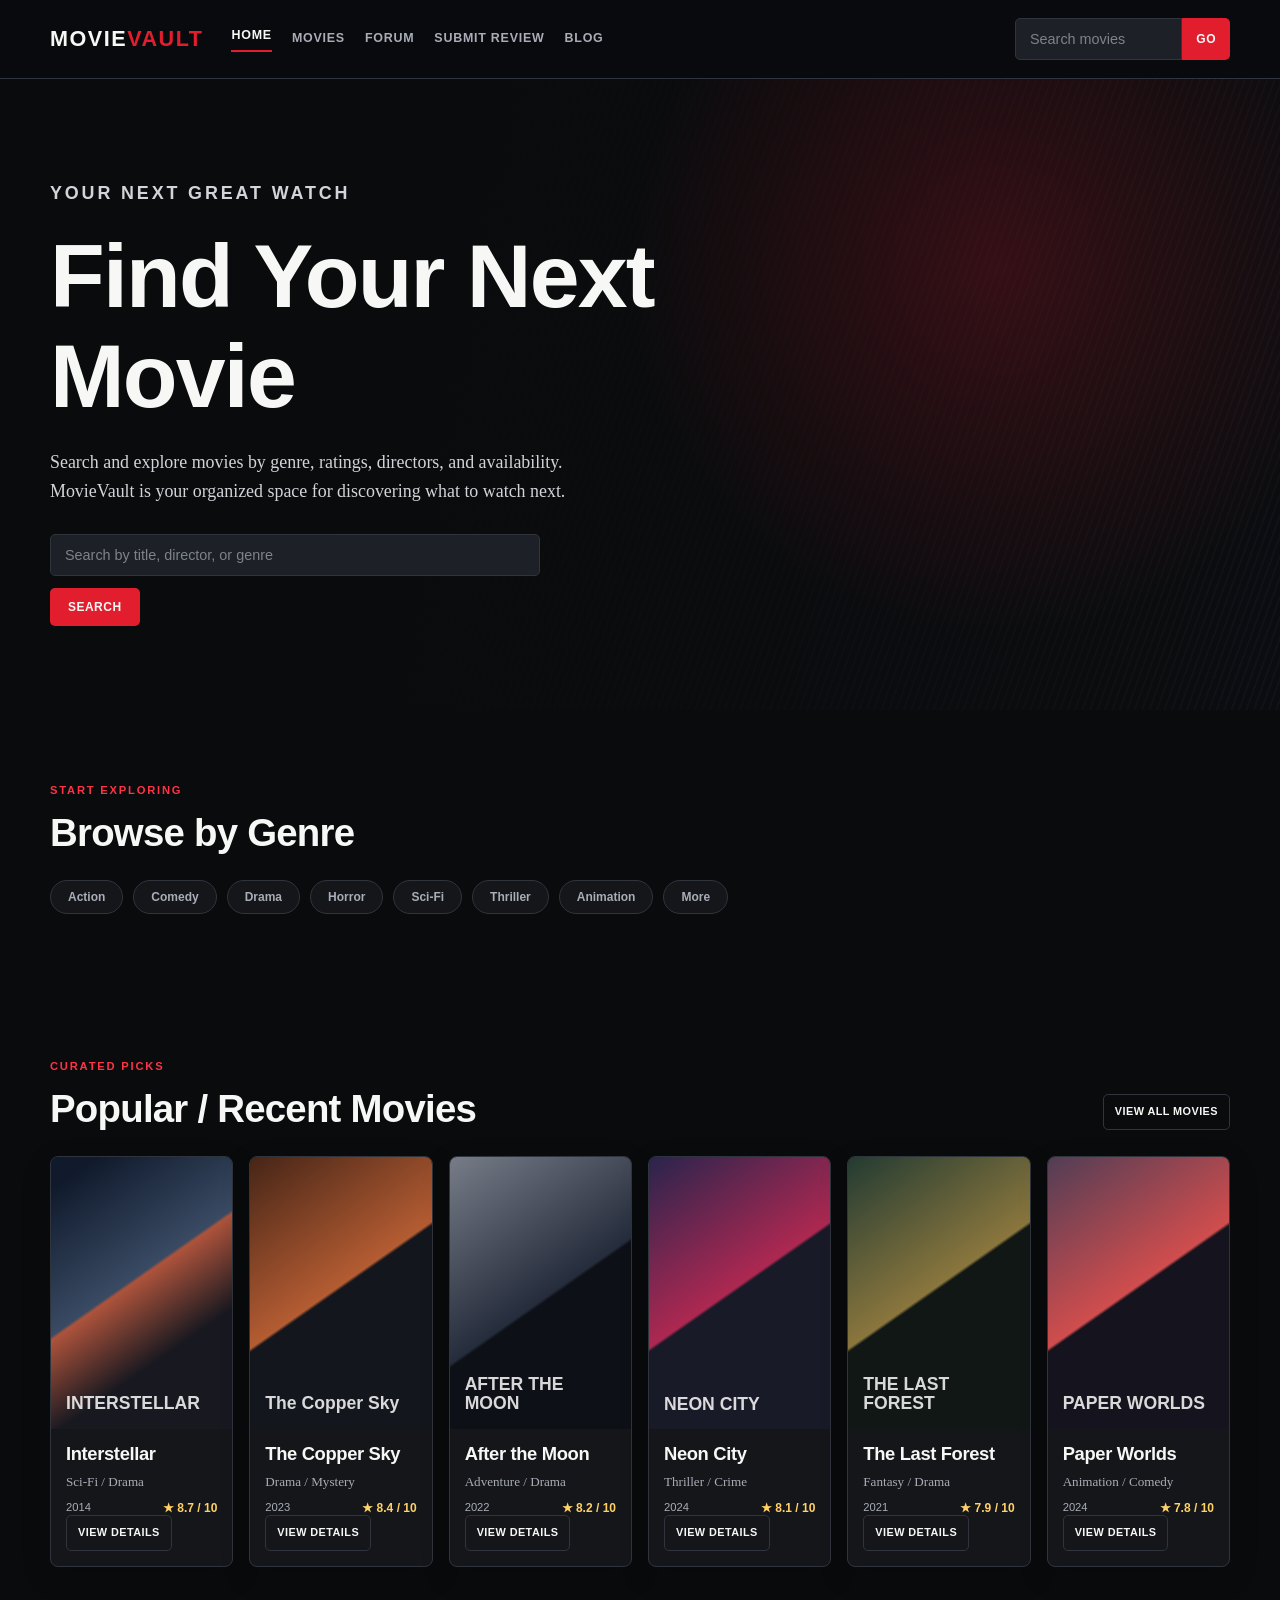
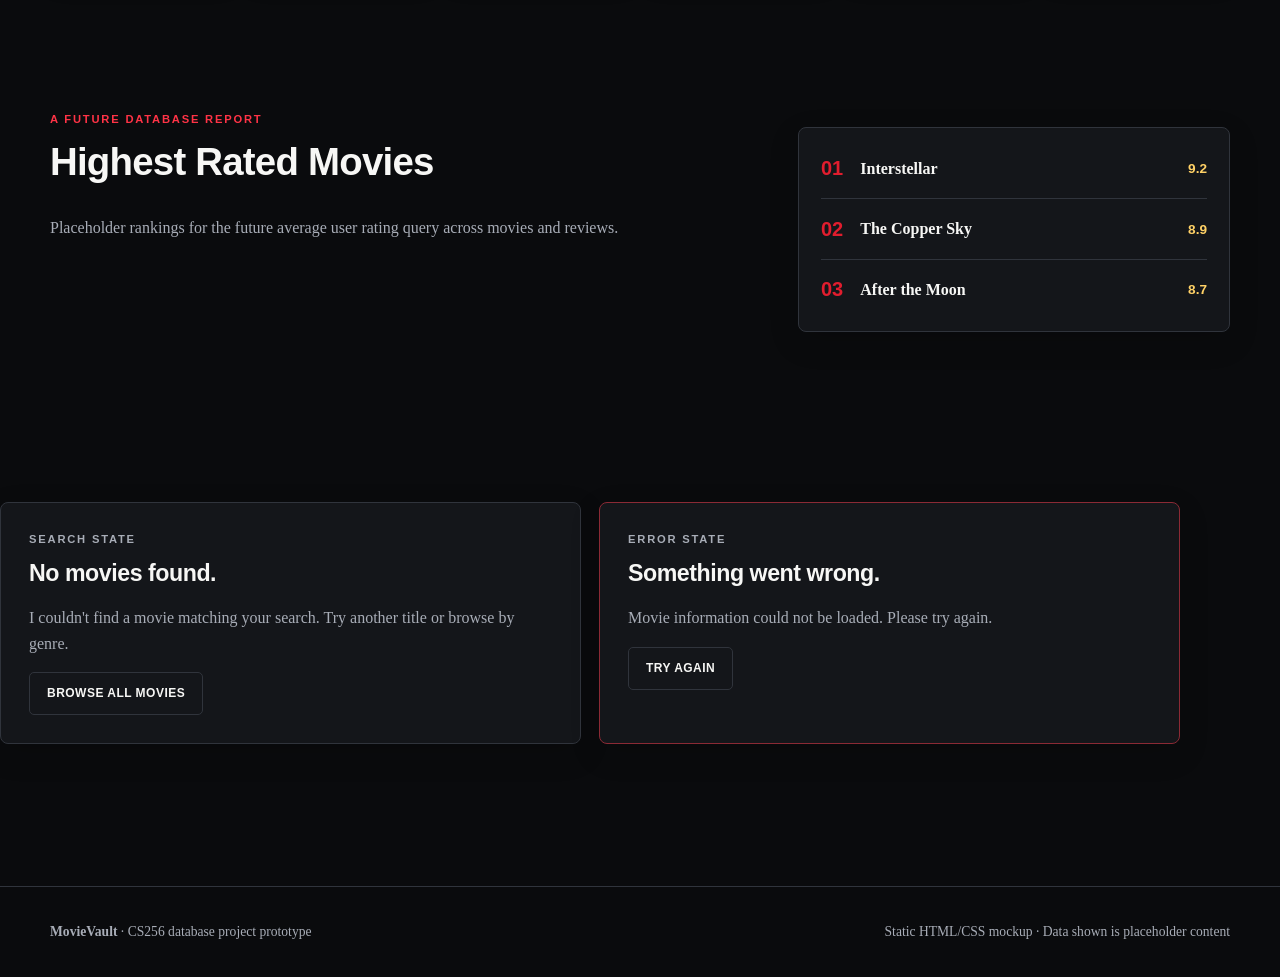
<file: index.html>
<!doctype html>
<html lang="en">
<head>
  <meta charset="utf-8">
  <meta name="viewport" content="width=device-width, initial-scale=1">
  <title>MovieVault | Find Your Next Movie</title>
  <link rel="stylesheet" href="css/styles.css">
</head>
<body>
  <!-- Header and main navigation -->
  <header class="site-header">
    <div class="nav-wrap">
      <a class="logo" href="index.html">Movie<span>Vault</span></a>

      <nav class="main-nav" aria-label="Main navigation">
        <a href="index.html" aria-current="page">Home</a>
        <a href="movie.html">Movies</a>
        <a href="forum.html">Forum</a>
        <a href="submit-review.html">Submit Review</a>
        <a href="blog.html">Blog</a>
      </nav>

      <!-- Movie search -->
      <form class="header-search" action="#">
        <label class="visually-hidden" for="header-search">Search movies</label>
        <input id="header-search" type="search" placeholder="Search movies">
        <button type="submit">Go</button>
      </form>
    </div>
  </header>

  <main>
    <!-- Hero section -->
    <section class="hero">
      <div class="container hero-content">
        <p class="eyebrow">Your next great watch</p>
        <h1>Find Your Next Movie</h1>
        <p>
          Search and explore movies by genre, ratings, directors, and availability.
          MovieVault is your organized space for discovering what to watch next.
        </p>

        <form class="hero-actions hero-search" action="#">
          <label class="visually-hidden" for="hero-search">Search for a movie</label>
          <input id="hero-search" type="search" placeholder="Search by title, director, or genre">
          <button type="submit">Search</button>
        </form>
      </div>
    </section>

    <!-- Browse by genre -->
    <section class="section">
      <div class="container">
        <div class="section-heading">
          <div>
            <p class="eyebrow">Start exploring</p>
            <h2>Browse by Genre</h2>
          </div>
        </div>

        <div class="genre-list">
          <a href="#">Action</a>
          <a href="#">Comedy</a>
          <a href="#">Drama</a>
          <a href="#">Horror</a>
          <a href="#">Sci-Fi</a>
          <a href="#">Thriller</a>
          <a href="#">Animation</a>
          <a href="#">More</a>
        </div>
      </div>
    </section>

    <!-- Popular and recent movies -->
    <section class="section" aria-labelledby="popular-heading">
      <div class="container">
        <div class="section-heading">
          <div>
            <p class="eyebrow">Curated picks</p>
            <h2 id="popular-heading">Popular / Recent Movies</h2>
          </div>
          <a class="button button-secondary button-small" href="movie.html">View all movies</a>
        </div>

        <div class="movie-grid">
          <article class="movie-card">
            <div class="poster poster-interstellar">INTERSTELLAR</div>
            <div class="movie-info">
              <h3>Interstellar</h3>
              <p>Sci-Fi / Drama</p>
              <div class="card-meta">
                <span>2014</span>
                <span class="rating">★ 8.7 / 10</span>
              </div>
              <a class="button button-secondary button-small" href="movie.html">View Details</a>
            </div>
          </article>

          <article class="movie-card">
            <div class="poster poster-copper">The Copper Sky</div>
            <div class="movie-info">
              <h3>The Copper Sky</h3>
              <p>Drama / Mystery</p>
              <div class="card-meta">
                <span>2023</span>
                <span class="rating">★ 8.4 / 10</span>
              </div>
              <a class="button button-secondary button-small" href="movie.html">View Details</a>
            </div>
          </article>

          <article class="movie-card">
            <div class="poster poster-moon">AFTER THE MOON</div>
            <div class="movie-info">
              <h3>After the Moon</h3>
              <p>Adventure / Drama</p>
              <div class="card-meta">
                <span>2022</span>
                <span class="rating">★ 8.2 / 10</span>
              </div>
              <a class="button button-secondary button-small" href="movie.html">View Details</a>
            </div>
          </article>

          <article class="movie-card">
            <div class="poster poster-neon">NEON CITY</div>
            <div class="movie-info">
              <h3>Neon City</h3>
              <p>Thriller / Crime</p>
              <div class="card-meta">
                <span>2024</span>
                <span class="rating">★ 8.1 / 10</span>
              </div>
              <a class="button button-secondary button-small" href="movie.html">View Details</a>
            </div>
          </article>

          <article class="movie-card">
            <div class="poster poster-forest">THE LAST FOREST</div>
            <div class="movie-info">
              <h3>The Last Forest</h3>
              <p>Fantasy / Drama</p>
              <div class="card-meta">
                <span>2021</span>
                <span class="rating">★ 7.9 / 10</span>
              </div>
              <a class="button button-secondary button-small" href="movie.html">View Details</a>
            </div>
          </article>

          <article class="movie-card">
            <div class="poster poster-card">PAPER WORLDS</div>
            <div class="movie-info">
              <h3>Paper Worlds</h3>
              <p>Animation / Comedy</p>
              <div class="card-meta">
                <span>2024</span>
                <span class="rating">★ 7.8 / 10</span>
              </div>
              <a class="button button-secondary button-small" href="movie.html">View Details</a>
            </div>
          </article>
        </div>
      </div>
    </section>

    <!-- Highest-rated movies report -->
    <section class="section">
      <div class="container split-section">
        <div>
          <p class="eyebrow">A future database report</p>
          <h2>Highest Rated Movies</h2>
          <p class="muted">
            Placeholder rankings for the future average user rating query across movies and reviews.
          </p>
        </div>

        <ol class="ranked-list">
          <li>
            <span class="rank">01</span>
            <strong>Interstellar</strong>
            <span>9.2</span>
          </li>
          <li>
            <span class="rank">02</span>
            <strong>The Copper Sky</strong>
            <span>8.9</span>
          </li>
          <li>
            <span class="rank">03</span>
            <strong>After the Moon</strong>
            <span>8.7</span>
          </li>
        </ol>
      </div>
    </section>

    <!-- Empty and error states -->
    <section class="section">
      <div class="container state-grid">
        <article class="state-card">
          <p class="eyebrow">Search state</p>
          <h2>No movies found.</h2>
          <p>I couldn't find a movie matching your search. Try another title or browse by genre.</p>
          <a class="button button-secondary" href="#">Browse All Movies</a>
        </article>

        <article class="state-card danger">
          <p class="eyebrow">Error state</p>
          <h2>Something went wrong.</h2>
          <p>Movie information could not be loaded. Please try again.</p>
          <a class="button button-secondary" href="#">Try Again</a>
        </article>
      </div>
    </section>
  </main>

  <!-- Footer -->
  <footer>
    <div class="container footer-inner">
      <p><strong>MovieVault</strong> · CS256 database project prototype</p>
      <p>Static HTML/CSS mockup · Data shown is placeholder content</p>
    </div>
  </footer>
</body>
</html>
</file>
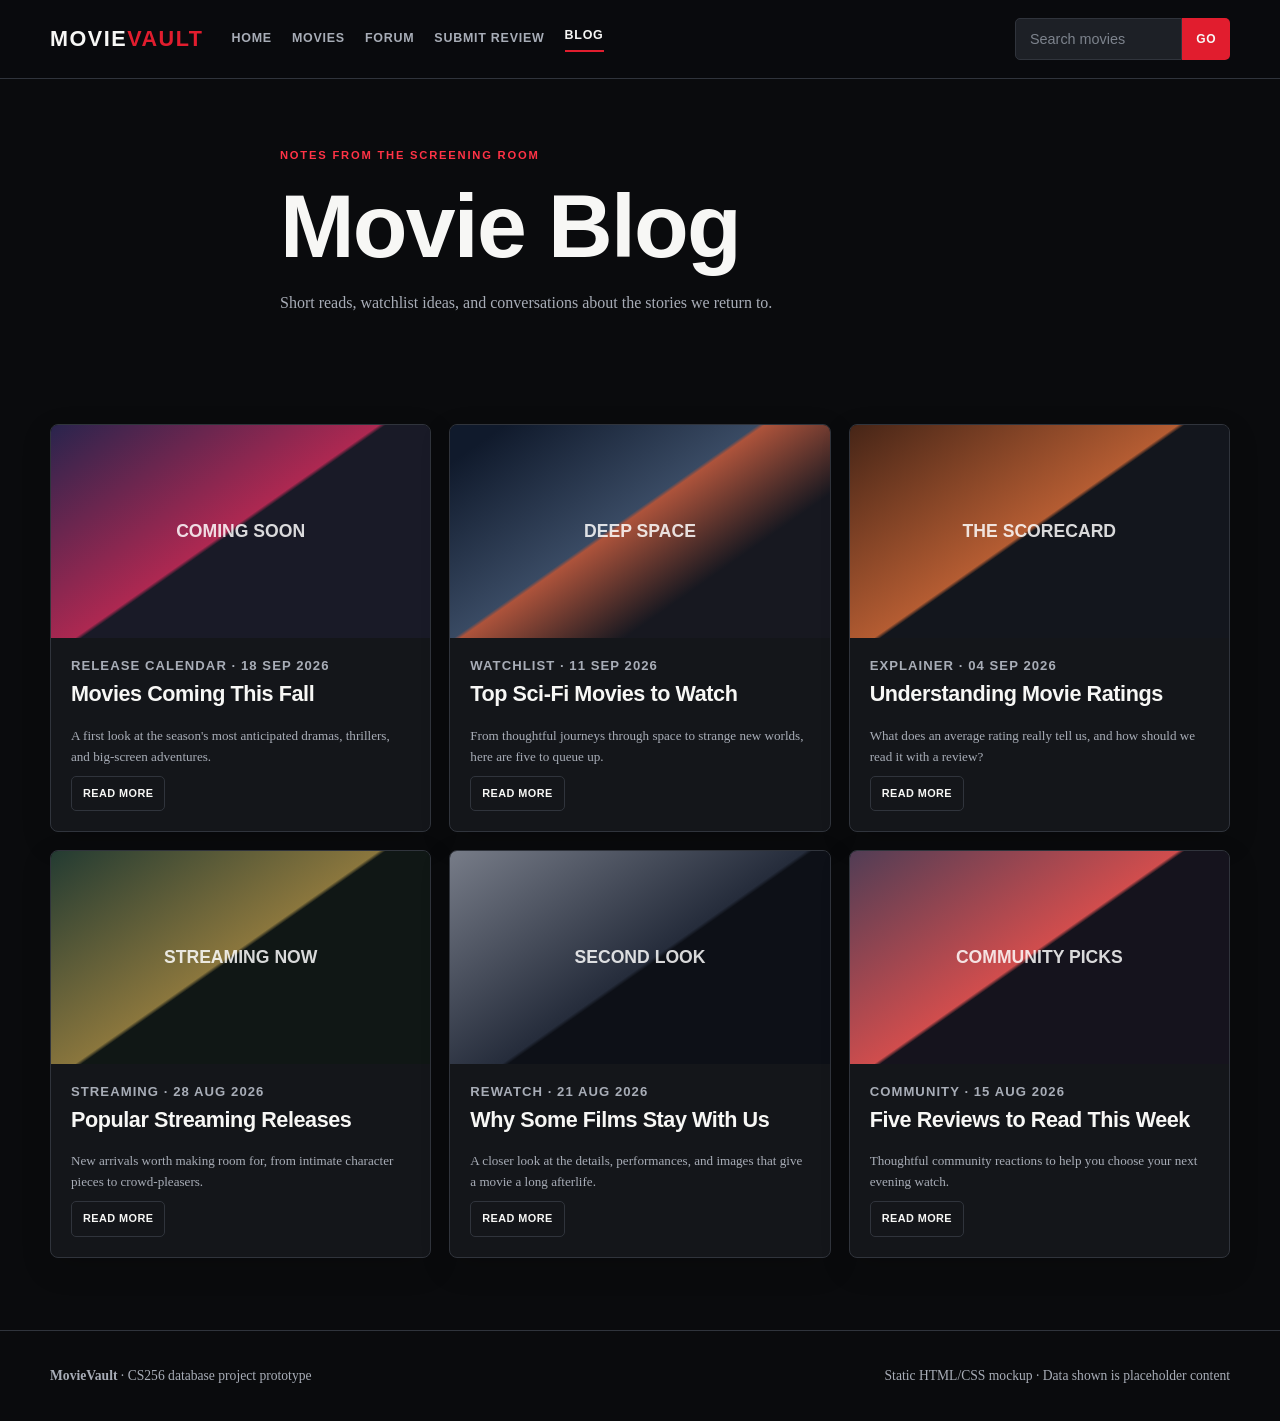
<file: blog.html>
<!doctype html>
<html lang="en">
<head>
	<meta charset="utf-8">
	<meta name="viewport" content="width=device-width, initial-scale=1">
	<title>Movie Blog | MovieVault</title>
	<link rel="stylesheet" href="css/styles.css">
</head>
<body>
	<!-- Header and main navigation -->
	<header class="site-header">
		<div class="nav-wrap">
			<a class="logo" href="index.html">Movie<span>Vault</span></a>

			<nav class="main-nav" aria-label="Main navigation">
				<a href="index.html">Home</a>
				<a href="movie.html">Movies</a>
				<a href="forum.html">Forum</a>
				<a href="submit-review.html">Submit Review</a>
				<a href="blog.html" aria-current="page">Blog</a>
			</nav>

			<!-- Movie search -->
			<form class="header-search" action="#">
				<label class="visually-hidden" for="blog-search">Search movies</label>
				<input id="blog-search" type="search" placeholder="Search movies">
				<button type="submit">Go</button>
			</form>
		</div>
	</header>

	<main>
		<!-- Page introduction -->
		<div class="container page-intro">
			<p class="eyebrow">Notes from the screening room</p>
			<h1>Movie Blog</h1>
			<p class="muted">
				Short reads, watchlist ideas, and conversations about the stories we return to.
			</p>
		</div>

		<!-- Blog articles -->
		<section class="section">
			<div class="container">
				<div class="articles-grid">
					<article class="article-card">
						<div class="poster poster-wide poster-neon">COMING SOON</div>
						<div class="movie-info">
							<p class="article-meta">Release calendar · 18 Sep 2026</p>
							<h2>Movies Coming This Fall</h2>
							<p>
								A first look at the season's most anticipated dramas, thrillers, and big-screen adventures.
							</p>
							<a class="button button-secondary button-small" href="#">Read More</a>
						</div>
					</article>

					<article class="article-card">
						<div class="poster poster-wide poster-interstellar">DEEP SPACE</div>
						<div class="movie-info">
							<p class="article-meta">Watchlist · 11 Sep 2026</p>
							<h2>Top Sci-Fi Movies to Watch</h2>
							<p>
								From thoughtful journeys through space to strange new worlds, here are five to queue up.
							</p>
							<a class="button button-secondary button-small" href="#">Read More</a>
						</div>
					</article>

					<article class="article-card">
						<div class="poster poster-wide poster-copper">THE SCORECARD</div>
						<div class="movie-info">
							<p class="article-meta">Explainer · 04 Sep 2026</p>
							<h2>Understanding Movie Ratings</h2>
							<p>
								What does an average rating really tell us, and how should we read it with a review?
							</p>
							<a class="button button-secondary button-small" href="#">Read More</a>
						</div>
					</article>

					<article class="article-card">
						<div class="poster poster-wide poster-forest">STREAMING NOW</div>
						<div class="movie-info">
							<p class="article-meta">Streaming · 28 Aug 2026</p>
							<h2>Popular Streaming Releases</h2>
							<p>
								New arrivals worth making room for, from intimate character pieces to crowd-pleasers.
							</p>
							<a class="button button-secondary button-small" href="#">Read More</a>
						</div>
					</article>

					<article class="article-card">
						<div class="poster poster-wide poster-moon">SECOND LOOK</div>
						<div class="movie-info">
							<p class="article-meta">Rewatch · 21 Aug 2026</p>
							<h2>Why Some Films Stay With Us</h2>
							<p>
								A closer look at the details, performances, and images that give a movie a long afterlife.
							</p>
							<a class="button button-secondary button-small" href="#">Read More</a>
						</div>
					</article>

					<article class="article-card">
						<div class="poster poster-wide poster-card">COMMUNITY PICKS</div>
						<div class="movie-info">
							<p class="article-meta">Community · 15 Aug 2026</p>
							<h2>Five Reviews to Read This Week</h2>
							<p>
								Thoughtful community reactions to help you choose your next evening watch.
							</p>
							<a class="button button-secondary button-small" href="#">Read More</a>
						</div>
					</article>
				</div>
			</div>
		</section>
	</main>

	<!-- Footer -->
	<footer>
		<div class="container footer-inner">
			<p><strong>MovieVault</strong> · CS256 database project prototype</p>
			<p>Static HTML/CSS mockup · Data shown is placeholder content</p>
		</div>
	</footer>
</body>
</html>
</file>
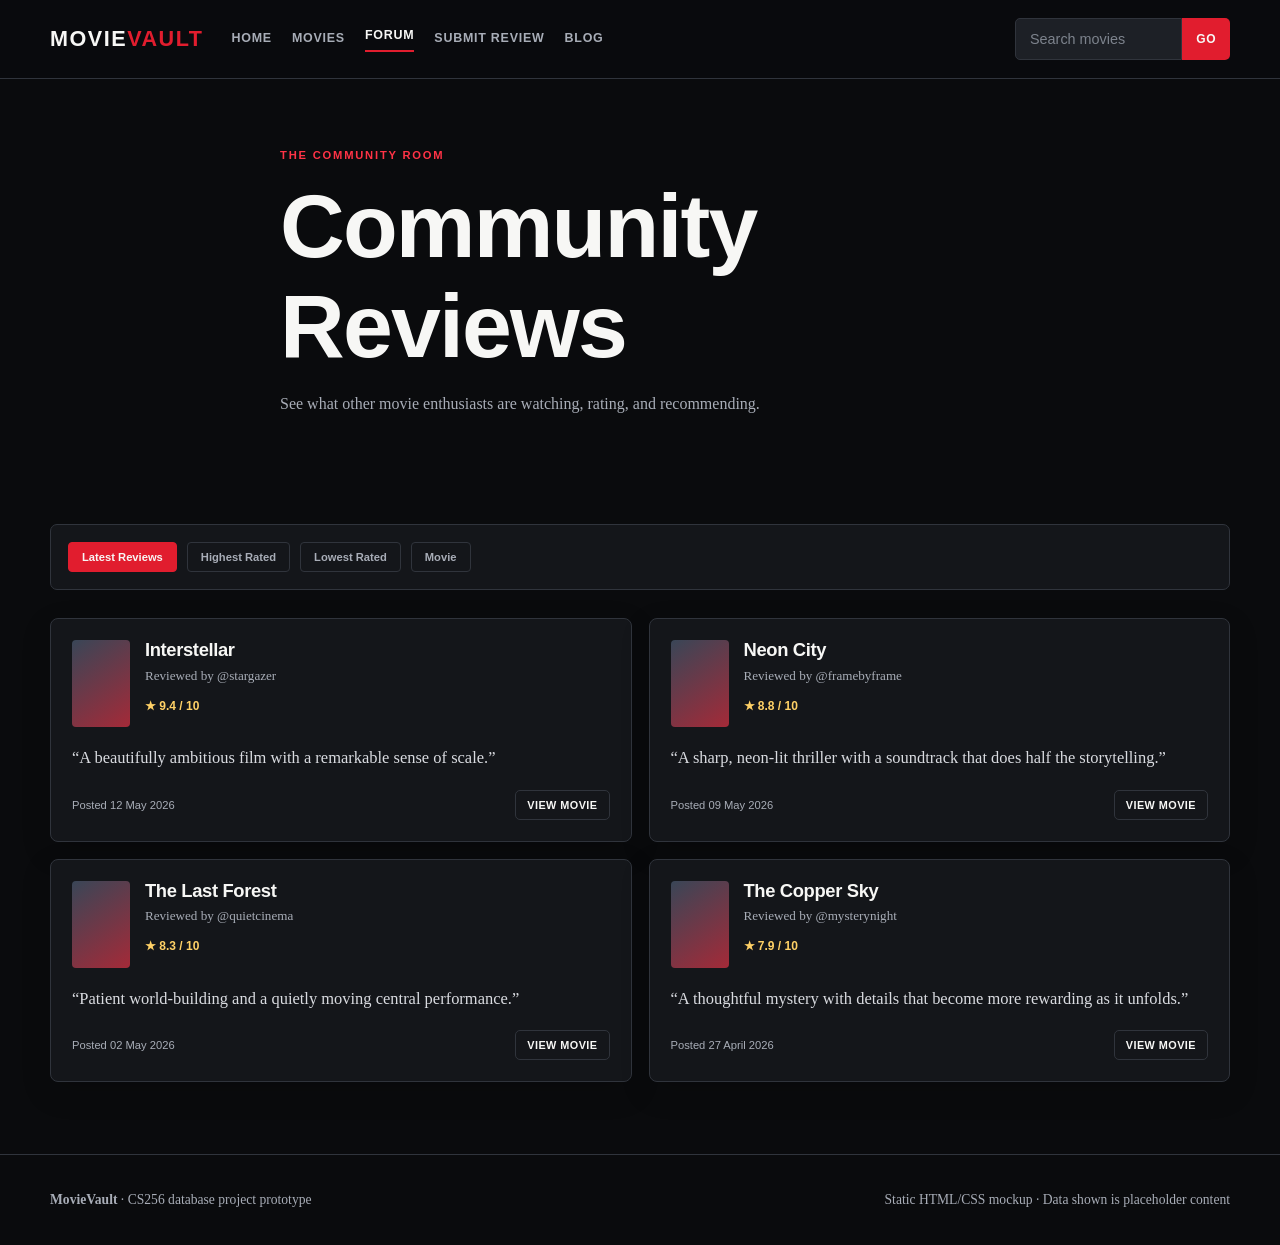
<file: forum.html>
<!doctype html>
<html lang="en">
<head>
	<meta charset="utf-8">
	<meta name="viewport" content="width=device-width, initial-scale=1">
	<title>Community Reviews | MovieVault</title>
	<link rel="stylesheet" href="css/styles.css">
</head>
<body>
	<!-- Header and main navigation -->
	<header class="site-header">
		<div class="nav-wrap">
			<a class="logo" href="index.html">Movie<span>Vault</span></a>

			<nav class="main-nav" aria-label="Main navigation">
				<a href="index.html">Home</a>
				<a href="movie.html">Movies</a>
				<a href="forum.html" aria-current="page">Forum</a>
				<a href="submit-review.html">Submit Review</a>
				<a href="blog.html">Blog</a>
			</nav>

			<!-- Movie search -->
			<form class="header-search" action="#">
				<label class="visually-hidden" for="forum-search">Search movies</label>
				<input id="forum-search" type="search" placeholder="Search movies">
				<button type="submit">Go</button>
			</form>
		</div>
	</header>

	<main>
		<!-- Page introduction -->
		<div class="container page-intro">
			<p class="eyebrow">The community room</p>
			<h1>Community Reviews</h1>
			<p class="muted">
				See what other movie enthusiasts are watching, rating, and recommending.
			</p>
		</div>

		<!-- Review filters and community reviews -->
		<section class="section">
			<div class="container">
				<div class="filter-bar">
					<a href="#">Latest Reviews</a>
					<a href="#">Highest Rated</a>
					<a href="#">Lowest Rated</a>
					<a href="#">Movie</a>
				</div>

				<div class="review-grid">
					<article class="review-card">
						<div class="review-top">
							<div class="review-thumb poster-interstellar"></div>
							<div>
								<h3>Interstellar</h3>
								<p>Reviewed by @stargazer</p>
								<span class="rating">★ 9.4 / 10</span>
							</div>
						</div>
						<blockquote>
							“A beautifully ambitious film with a remarkable sense of scale.”
						</blockquote>
						<div class="review-footer">
							<span>Posted 12 May 2026</span>
							<a class="button button-secondary button-small" href="movie.html">View Movie</a>
						</div>
					</article>

					<article class="review-card">
						<div class="review-top">
							<div class="review-thumb poster-neon"></div>
							<div>
								<h3>Neon City</h3>
								<p>Reviewed by @framebyframe</p>
								<span class="rating">★ 8.8 / 10</span>
							</div>
						</div>
						<blockquote>
							“A sharp, neon-lit thriller with a soundtrack that does half the storytelling.”
						</blockquote>
						<div class="review-footer">
							<span>Posted 09 May 2026</span>
							<a class="button button-secondary button-small" href="movie.html">View Movie</a>
						</div>
					</article>

					<article class="review-card">
						<div class="review-top">
							<div class="review-thumb poster-forest"></div>
							<div>
								<h3>The Last Forest</h3>
								<p>Reviewed by @quietcinema</p>
								<span class="rating">★ 8.3 / 10</span>
							</div>
						</div>
						<blockquote>
							“Patient world-building and a quietly moving central performance.”
						</blockquote>
						<div class="review-footer">
							<span>Posted 02 May 2026</span>
							<a class="button button-secondary button-small" href="movie.html">View Movie</a>
						</div>
					</article>

					<article class="review-card">
						<div class="review-top">
							<div class="review-thumb poster-copper"></div>
							<div>
								<h3>The Copper Sky</h3>
								<p>Reviewed by @mysterynight</p>
								<span class="rating">★ 7.9 / 10</span>
							</div>
						</div>
						<blockquote>
							“A thoughtful mystery with details that become more rewarding as it unfolds.”
						</blockquote>
						<div class="review-footer">
							<span>Posted 27 April 2026</span>
							<a class="button button-secondary button-small" href="movie.html">View Movie</a>
						</div>
					</article>
				</div>
			</div>
		</section>
	</main>

	<!-- Footer -->
	<footer>
		<div class="container footer-inner">
			<p><strong>MovieVault</strong> · CS256 database project prototype</p>
			<p>Static HTML/CSS mockup · Data shown is placeholder content</p>
		</div>
	</footer>
</body>
</html>
</file>
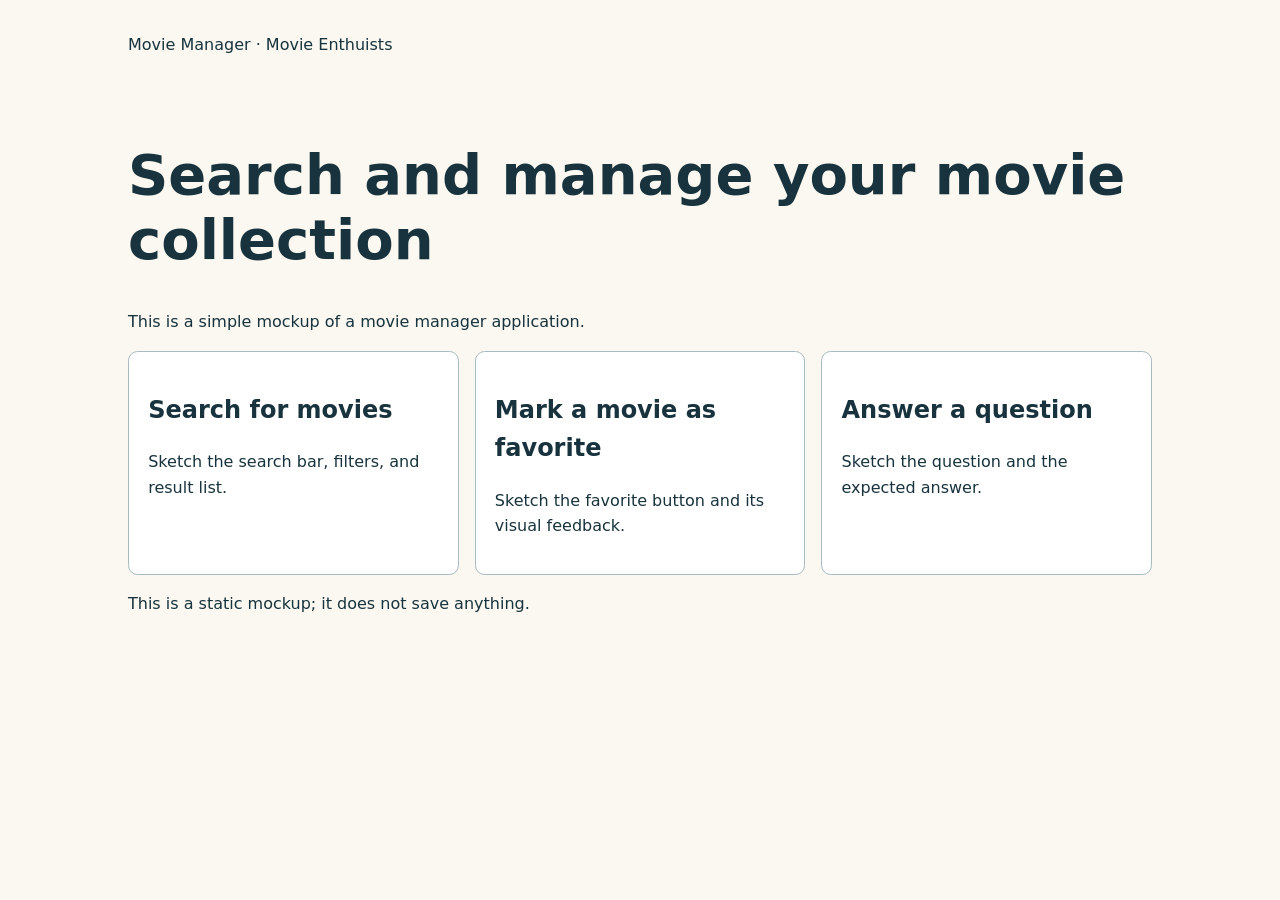
<file: mockup.html>
<!doctype html>
<html lang="en">
<head>
    <meta charset="utf-8">
    <meta name="viewport" content="width=device-width, initial-scale=1">
    <title>Movie Manager</title>
    <link rel="stylesheet" href="static/brand.css">
</head>
<body>
    <!-- Header -->
    <header>
        <p>Movie Manager · Movie Enthuists</p>
    </header>

    <main>
        <h1>Search and manage your movie collection</h1>
        <p>This is a simple mockup of a movie manager application.</p>

        <!-- Proposed screens -->
        <section class="cards" aria-label="Proposed screens">
            <article class="card">
                <h2>Search for movies</h2>
                <p>Sketch the search bar, filters, and result list.</p>
            </article>

            <article class="card">
                <h2>Mark a movie as favorite</h2>
                <p>Sketch the favorite button and its visual feedback.</p>
            </article>

            <article class="card">
                <h2>Answer a question</h2>
                <p>Sketch the question and the expected answer.</p>
            </article>
        </section>

        <p>This is a static mockup; it does not save anything.</p>
    </main>
</body>
</html>
</file>
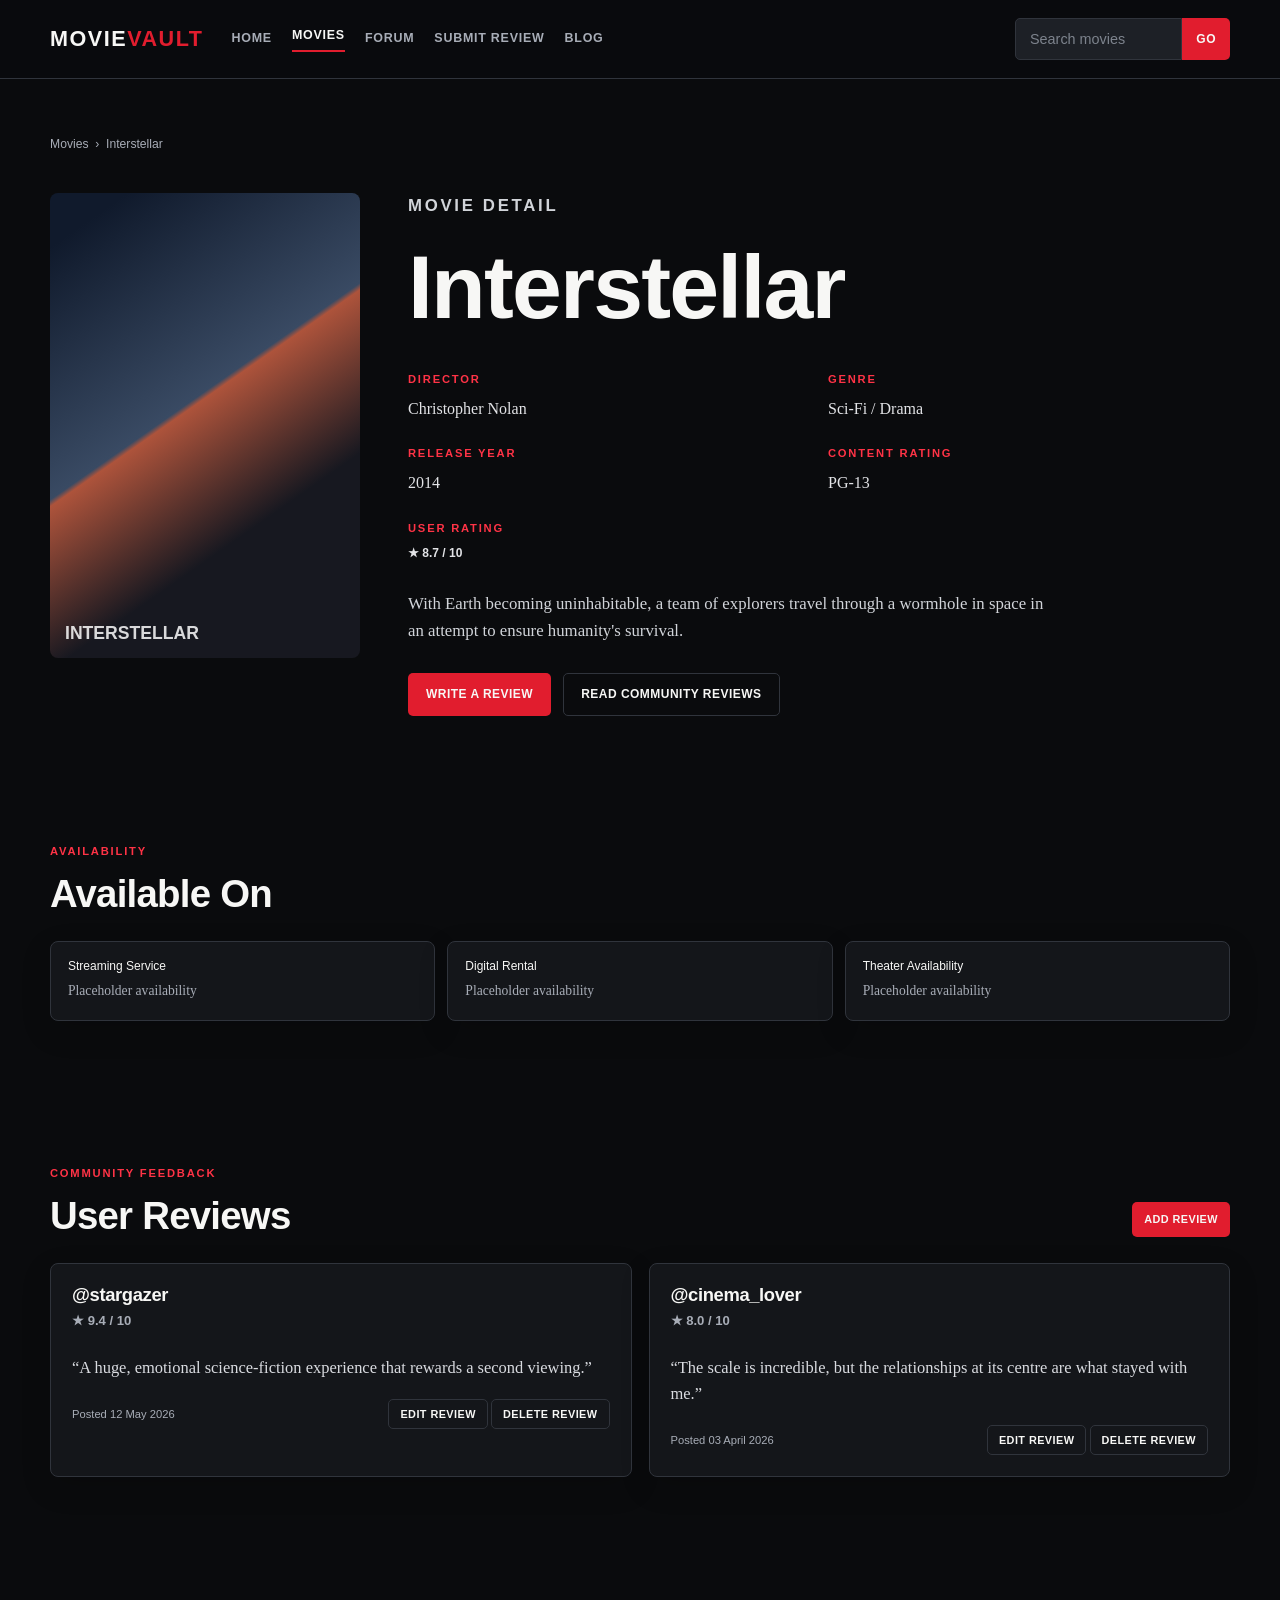
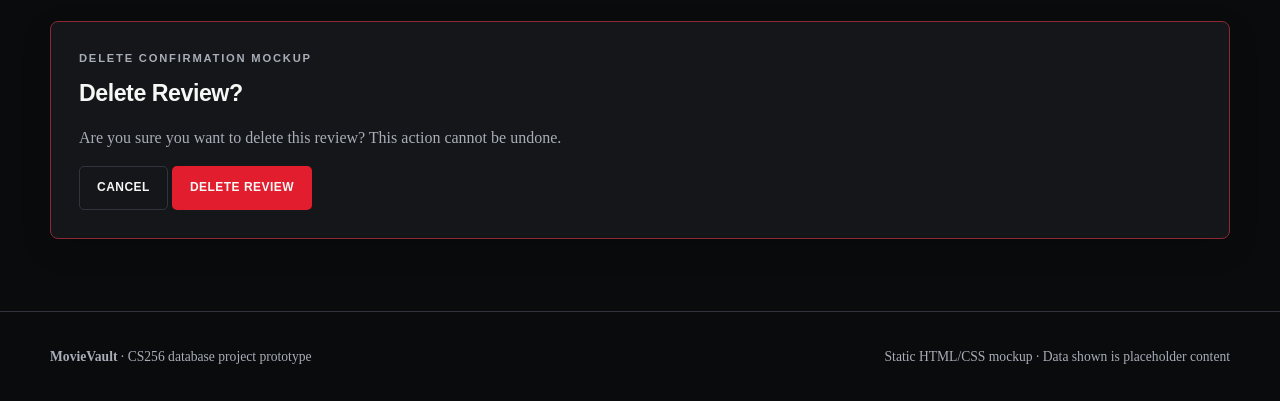
<file: movie.html>
<!doctype html>
<html lang="en">
<head>
	<meta charset="utf-8">
	<meta name="viewport" content="width=device-width, initial-scale=1">
	<title>Interstellar | MovieVault</title>
	<link rel="stylesheet" href="css/styles.css">
</head>
<body>
	<!-- Header and main navigation -->
	<header class="site-header">
		<div class="nav-wrap">
			<a class="logo" href="index.html">Movie<span>Vault</span></a>

			<nav class="main-nav" aria-label="Main navigation">
				<a href="index.html">Home</a>
				<a href="movie.html" aria-current="page">Movies</a>
				<a href="forum.html">Forum</a>
				<a href="submit-review.html">Submit Review</a>
				<a href="blog.html">Blog</a>
			</nav>

			<!-- Movie search -->
			<form class="header-search" action="#">
				<label class="visually-hidden" for="movie-search">Search movies</label>
				<input id="movie-search" type="search" placeholder="Search movies">
				<button type="submit">Go</button>
			</form>
		</div>
	</header>

	<main>
		<!-- Movie details -->
		<section class="detail-hero">
			<div class="container">
				<p class="breadcrumbs">
					<a href="index.html">Movies</a> &nbsp;›&nbsp; Interstellar
				</p>

				<div class="detail-layout">
					<div class="poster detail-poster poster-interstellar">INTERSTELLAR</div>

					<div class="detail-copy">
						<p class="eyebrow">Movie detail</p>
						<h1>Interstellar</h1>

						<div class="facts">
							<div>
								<span class="label">Director</span>
								<p>Christopher Nolan</p>
							</div>
							<div>
								<span class="label">Genre</span>
								<p>Sci-Fi / Drama</p>
							</div>
							<div>
								<span class="label">Release Year</span>
								<p>2014</p>
							</div>
							<div>
								<span class="label">Content Rating</span>
								<p>PG-13</p>
							</div>
							<div>
								<span class="label">User Rating</span>
								<p class="rating">★ 8.7 / 10</p>
							</div>
						</div>

						<p>
							With Earth becoming uninhabitable, a team of explorers travel through a
							wormhole in space in an attempt to ensure humanity's survival.
						</p>

						<div class="hero-actions">
							<a class="button" href="submit-review.html">Write a Review</a>
							<a class="button button-secondary" href="forum.html">Read Community Reviews</a>
						</div>
					</div>
				</div>
			</div>
		</section>

		<!-- Availability -->
		<section class="section">
			<div class="container">
				<div class="section-heading">
					<div>
						<p class="eyebrow">Availability</p>
						<h2>Available On</h2>
					</div>
				</div>

				<div class="availability">
					<article class="availability-card">
						<strong>Streaming Service</strong>
						<span>Placeholder availability</span>
					</article>
					<article class="availability-card">
						<strong>Digital Rental</strong>
						<span>Placeholder availability</span>
					</article>
					<article class="availability-card">
						<strong>Theater Availability</strong>
						<span>Placeholder availability</span>
					</article>
				</div>
			</div>
		</section>

		<!-- User reviews -->
		<section class="section">
			<div class="container">
				<div class="section-heading">
					<div>
						<p class="eyebrow">Community feedback</p>
						<h2>User Reviews</h2>
					</div>
					<a class="button button-small" href="submit-review.html">Add Review</a>
				</div>

				<div class="review-grid">
					<article class="review-card">
						<div class="review-top">
							<div>
								<h3>@stargazer</h3>
								<p class="rating">★ 9.4 / 10</p>
							</div>
						</div>
						<blockquote>
							“A huge, emotional science-fiction experience that rewards a second viewing.”
						</blockquote>
						<div class="review-footer">
							<span>Posted 12 May 2026</span>
							<span>
								<a class="button button-secondary button-small" href="#">Edit Review</a>
								<a class="button button-secondary button-small" href="#">Delete Review</a>
							</span>
						</div>
					</article>

					<article class="review-card">
						<div class="review-top">
							<div>
								<h3>@cinema_lover</h3>
								<p class="rating">★ 8.0 / 10</p>
							</div>
						</div>
						<blockquote>
							“The scale is incredible, but the relationships at its centre are what stayed with me.”
						</blockquote>
						<div class="review-footer">
							<span>Posted 03 April 2026</span>
							<span>
								<a class="button button-secondary button-small" href="#">Edit Review</a>
								<a class="button button-secondary button-small" href="#">Delete Review</a>
							</span>
						</div>
					</article>
				</div>
			</div>
		</section>

		<!-- Delete confirmation mockup -->
		<section class="section">
			<div class="container">
				<article class="state-card delete-demo">
					<p class="eyebrow">Delete confirmation mockup</p>
					<h2>Delete Review?</h2>
					<p>Are you sure you want to delete this review? This action cannot be undone.</p>
					<a class="button button-secondary" href="#">Cancel</a>
					<a class="button" href="#">Delete Review</a>
				</article>
			</div>
		</section>
	</main>

	<!-- Footer -->
	<footer>
		<div class="container footer-inner">
			<p><strong>MovieVault</strong> · CS256 database project prototype</p>
			<p>Static HTML/CSS mockup · Data shown is placeholder content</p>
		</div>
	</footer>
</body>
</html>
</file>
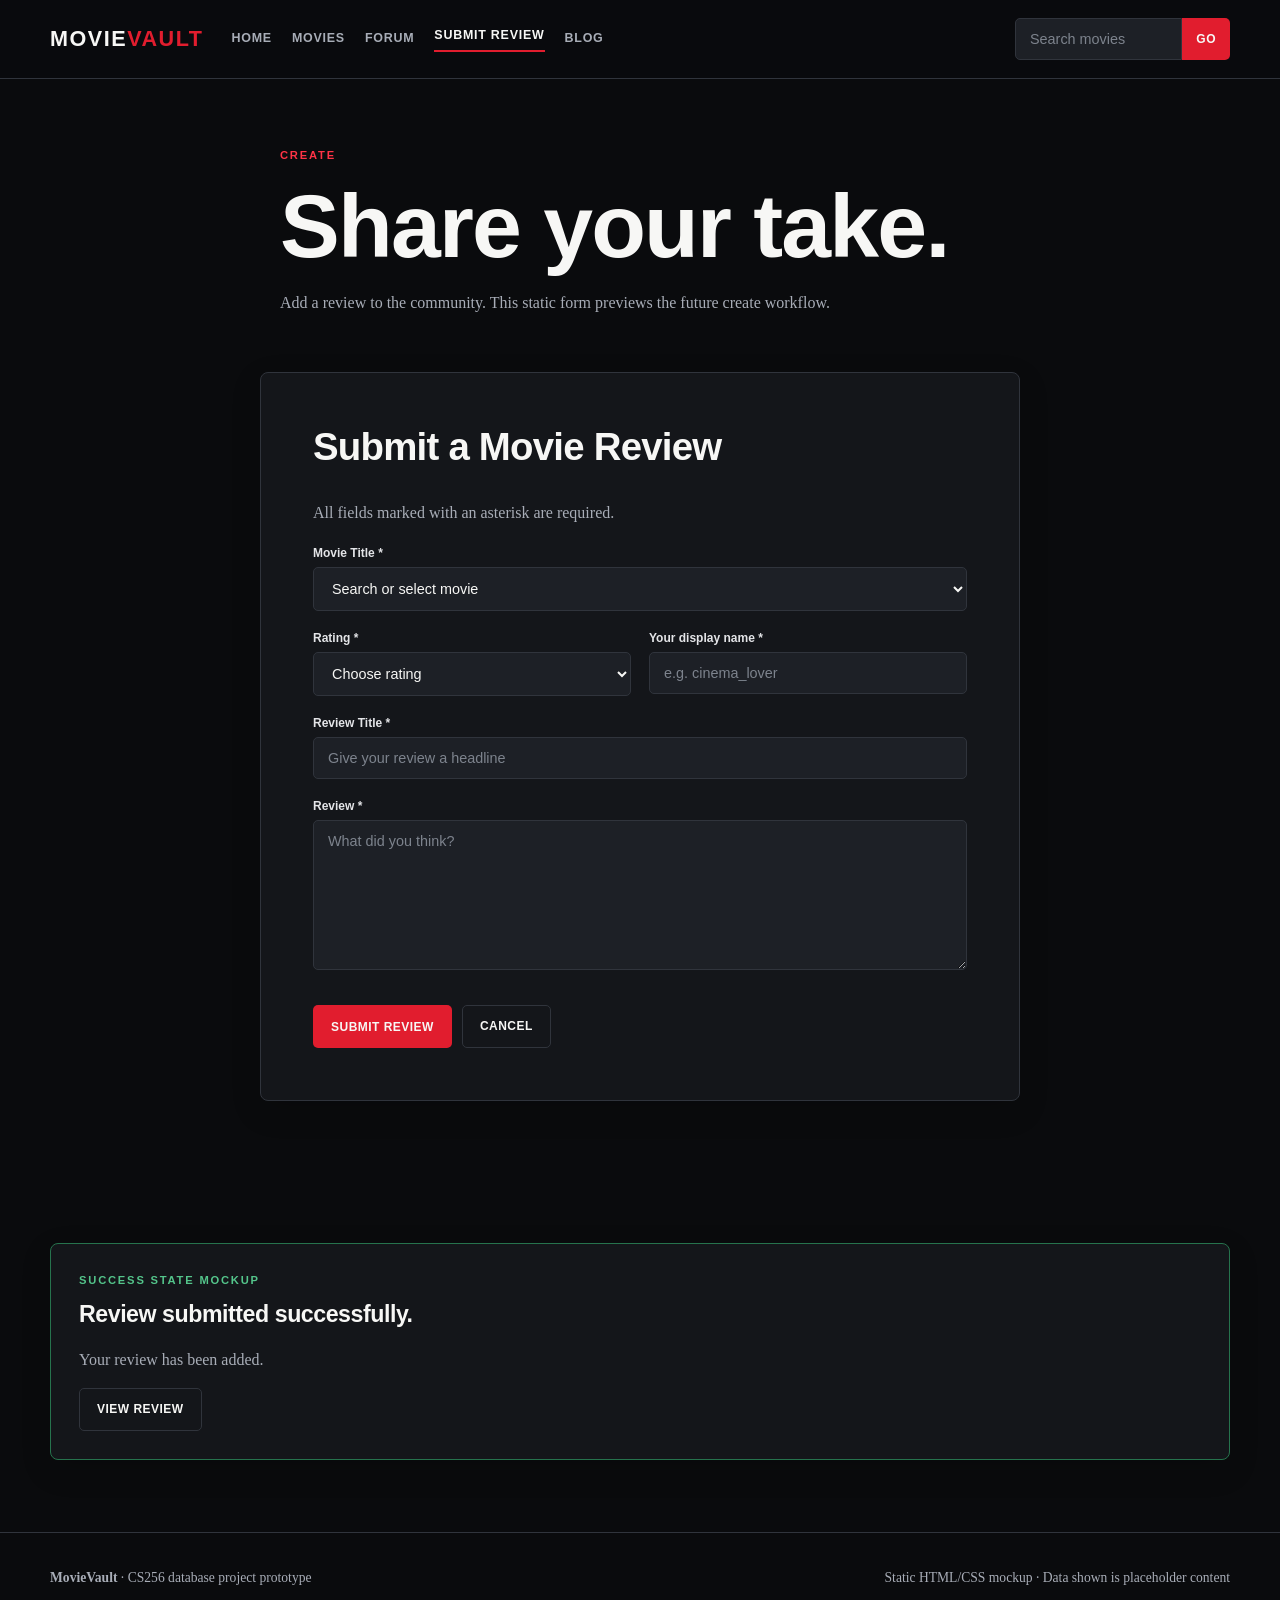
<file: submit-review.html>
<!doctype html>
<html lang="en">
<head>
	<meta charset="utf-8">
	<meta name="viewport" content="width=device-width, initial-scale=1">
	<title>Submit a Review | MovieVault</title>
	<link rel="stylesheet" href="css/styles.css">
</head>
<body>
	<!-- Header and main navigation -->
	<header class="site-header">
		<div class="nav-wrap">
			<a class="logo" href="index.html">Movie<span>Vault</span></a>

			<nav class="main-nav" aria-label="Main navigation">
				<a href="index.html">Home</a>
				<a href="movie.html">Movies</a>
				<a href="forum.html">Forum</a>
				<a href="submit-review.html" aria-current="page">Submit Review</a>
				<a href="blog.html">Blog</a>
			</nav>

			<!-- Movie search -->
			<form class="header-search" action="#">
				<label class="visually-hidden" for="submit-search">Search movies</label>
				<input id="submit-search" type="search" placeholder="Search movies">
				<button type="submit">Go</button>
			</form>
		</div>
	</header>

	<main>
		<!-- Page introduction -->
		<div class="container page-intro">
			<p class="eyebrow">Create</p>
			<h1>Share your take.</h1>
			<p class="muted">
				Add a review to the community. This static form previews the future create workflow.
			</p>
		</div>

		<!-- Review submission form -->
		<div class="container">
			<form class="form-card" action="#">
				<h2>Submit a Movie Review</h2>
				<p>All fields marked with an asterisk are required.</p>

				<div class="field">
					<label for="movie-title">Movie Title *</label>
					<select id="movie-title" required>
						<option value="">Search or select movie</option>
						<option>Interstellar</option>
						<option>The Copper Sky</option>
						<option>Neon City</option>
						<option>After the Moon</option>
					</select>
				</div>

				<div class="form-row">
					<div class="field">
						<label for="rating">Rating *</label>
						<select id="rating" required>
							<option value="">Choose rating</option>
							<option>10 / 10</option>
							<option>9 / 10</option>
							<option>8 / 10</option>
							<option>7 / 10</option>
							<option>6 / 10</option>
						</select>
					</div>

					<div class="field">
						<label for="reviewer">Your display name *</label>
						<input id="reviewer" type="text" placeholder="e.g. cinema_lover" required>
					</div>
				</div>

				<div class="field">
					<label for="review-title">Review Title *</label>
					<input id="review-title" type="text" placeholder="Give your review a headline" required>
				</div>

				<div class="field">
					<label for="review">Review *</label>
					<textarea id="review" placeholder="What did you think?" required></textarea>
				</div>

				<div class="form-actions">
					<button type="submit">Submit Review</button>
					<a class="button button-secondary" href="index.html">Cancel</a>
				</div>
			</form>
		</div>

		<!-- Review submission success state -->
		<section class="section">
			<div class="container">
				<article class="state-card success">
					<p class="eyebrow">Success state mockup</p>
					<h2>Review submitted successfully.</h2>
					<p>Your review has been added.</p>
					<a class="button button-secondary" href="movie.html">View Review</a>
				</article>
			</div>
		</section>
	</main>

	<!-- Footer -->
	<footer>
		<div class="container footer-inner">
			<p><strong>MovieVault</strong> · CS256 database project prototype</p>
			<p>Static HTML/CSS mockup · Data shown is placeholder content</p>
		</div>
	</footer>
</body>
</html>
</file>
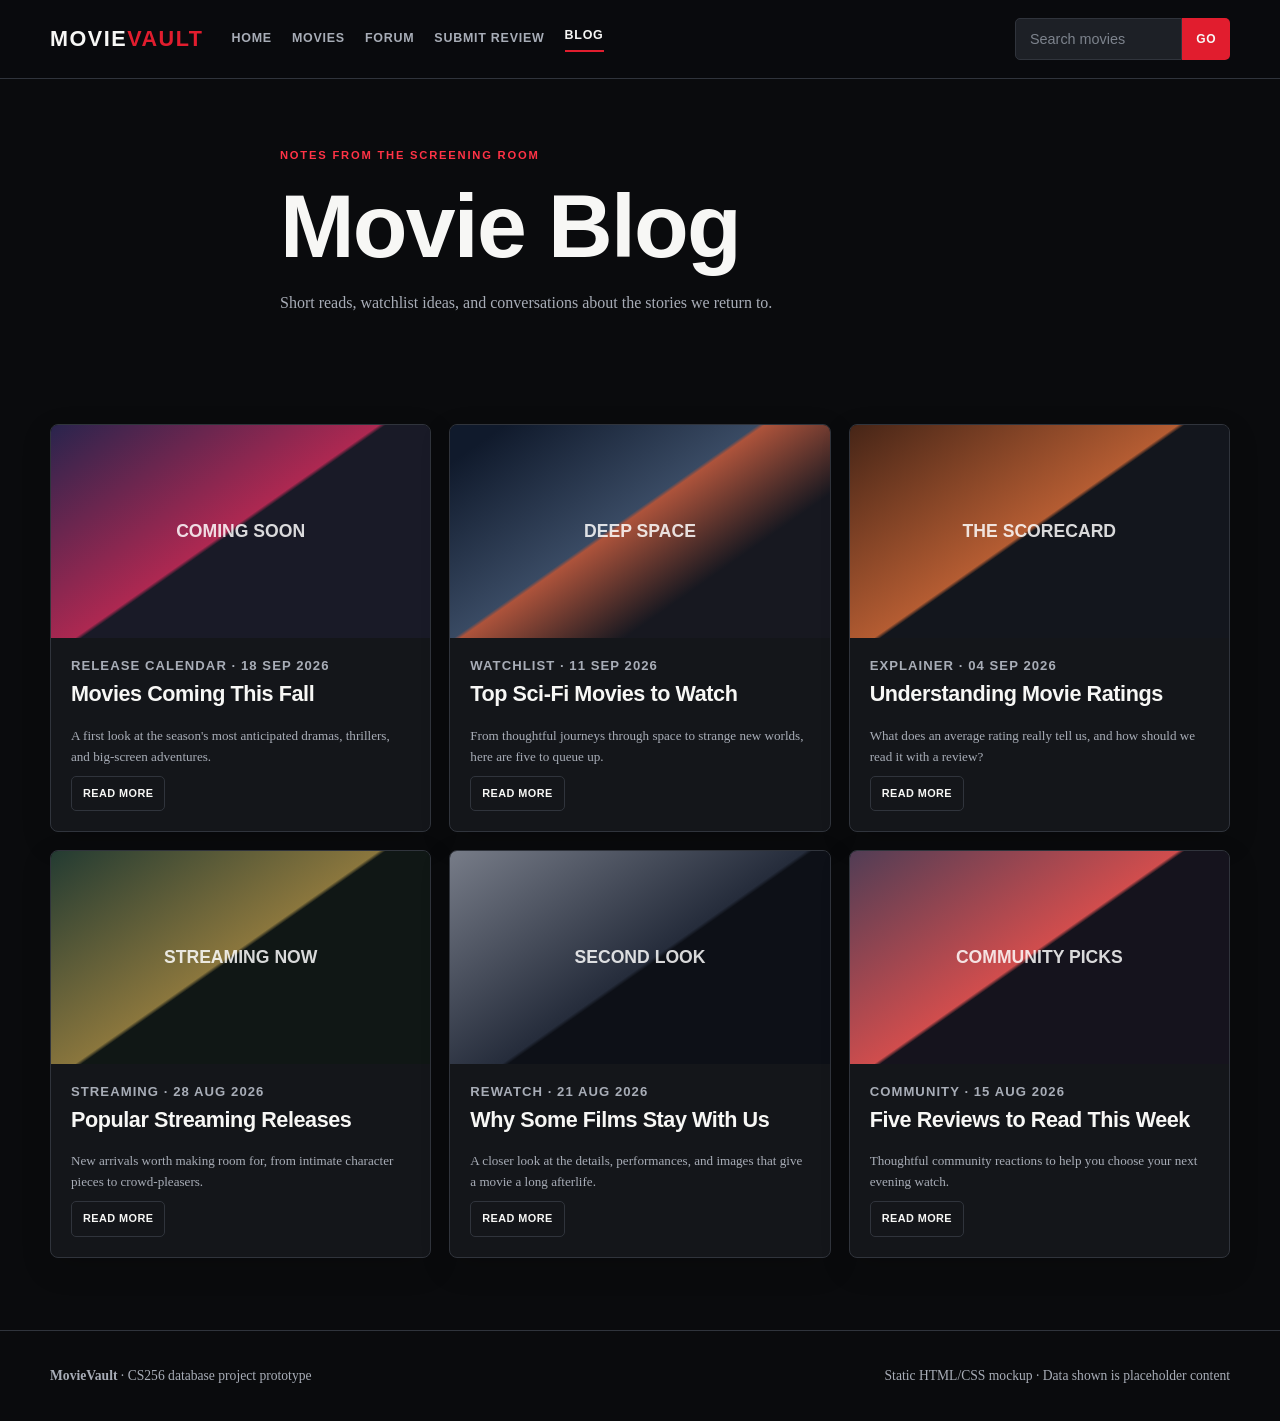
<file: html/blog.html>
<!doctype html>
<html lang="en">
<head>
	<meta charset="utf-8">
	<meta name="viewport" content="width=device-width, initial-scale=1">
	<title>Movie Blog | MovieVault</title>
	<link rel="stylesheet" href="../css/styles.css">
</head>
<body>
	<!-- Header and main navigation -->
	<header class="site-header">
		<div class="nav-wrap">
			<a class="logo" href="html/index.html">Movie<span>Vault</span></a>

			<nav class="main-nav" aria-label="Main navigation">
				<a href="index.html">Home</a>
				<a href="movie.html">Movies</a>
				<a href="forum.html">Forum</a>
				<a href="submit-review.html">Submit Review</a>
				<a href="blog.html" aria-current="page">Blog</a>
			</nav>

			<!-- Movie search -->
			<form class="header-search" action="#">
				<label class="visually-hidden" for="blog-search">Search movies</label>
				<input id="blog-search" type="search" placeholder="Search movies">
				<button type="submit">Go</button>
			</form>
		</div>
	</header>

	<main>
		<!-- Page introduction -->
		<div class="container page-intro">
			<p class="eyebrow">Notes from the screening room</p>
			<h1>Movie Blog</h1>
			<p class="muted">
				Short reads, watchlist ideas, and conversations about the stories we return to.
			</p>
		</div>

		<!-- Blog articles -->
		<section class="section">
			<div class="container">
				<div class="articles-grid">
					<article class="article-card">
						<div class="poster poster-wide poster-neon">COMING SOON</div>
						<div class="movie-info">
							<p class="article-meta">Release calendar · 18 Sep 2026</p>
							<h2>Movies Coming This Fall</h2>
							<p>
								A first look at the season's most anticipated dramas, thrillers, and big-screen adventures.
							</p>
							<a class="button button-secondary button-small" href="#">Read More</a>
						</div>
					</article>

					<article class="article-card">
						<div class="poster poster-wide poster-interstellar">DEEP SPACE</div>
						<div class="movie-info">
							<p class="article-meta">Watchlist · 11 Sep 2026</p>
							<h2>Top Sci-Fi Movies to Watch</h2>
							<p>
								From thoughtful journeys through space to strange new worlds, here are five to queue up.
							</p>
							<a class="button button-secondary button-small" href="#">Read More</a>
						</div>
					</article>

					<article class="article-card">
						<div class="poster poster-wide poster-copper">THE SCORECARD</div>
						<div class="movie-info">
							<p class="article-meta">Explainer · 04 Sep 2026</p>
							<h2>Understanding Movie Ratings</h2>
							<p>
								What does an average rating really tell us, and how should we read it with a review?
							</p>
							<a class="button button-secondary button-small" href="#">Read More</a>
						</div>
					</article>

					<article class="article-card">
						<div class="poster poster-wide poster-forest">STREAMING NOW</div>
						<div class="movie-info">
							<p class="article-meta">Streaming · 28 Aug 2026</p>
							<h2>Popular Streaming Releases</h2>
							<p>
								New arrivals worth making room for, from intimate character pieces to crowd-pleasers.
							</p>
							<a class="button button-secondary button-small" href="#">Read More</a>
						</div>
					</article>

					<article class="article-card">
						<div class="poster poster-wide poster-moon">SECOND LOOK</div>
						<div class="movie-info">
							<p class="article-meta">Rewatch · 21 Aug 2026</p>
							<h2>Why Some Films Stay With Us</h2>
							<p>
								A closer look at the details, performances, and images that give a movie a long afterlife.
							</p>
							<a class="button button-secondary button-small" href="#">Read More</a>
						</div>
					</article>

					<article class="article-card">
						<div class="poster poster-wide poster-card">COMMUNITY PICKS</div>
						<div class="movie-info">
							<p class="article-meta">Community · 15 Aug 2026</p>
							<h2>Five Reviews to Read This Week</h2>
							<p>
								Thoughtful community reactions to help you choose your next evening watch.
							</p>
							<a class="button button-secondary button-small" href="#">Read More</a>
						</div>
					</article>
				</div>
			</div>
		</section>
	</main>

	<!-- Footer -->
	<footer>
		<div class="container footer-inner">
			<p><strong>MovieVault</strong> · CS256 database project prototype</p>
			<p>Static HTML/CSS mockup · Data shown is placeholder content</p>
		</div>
	</footer>
</body>
</html>
</file>
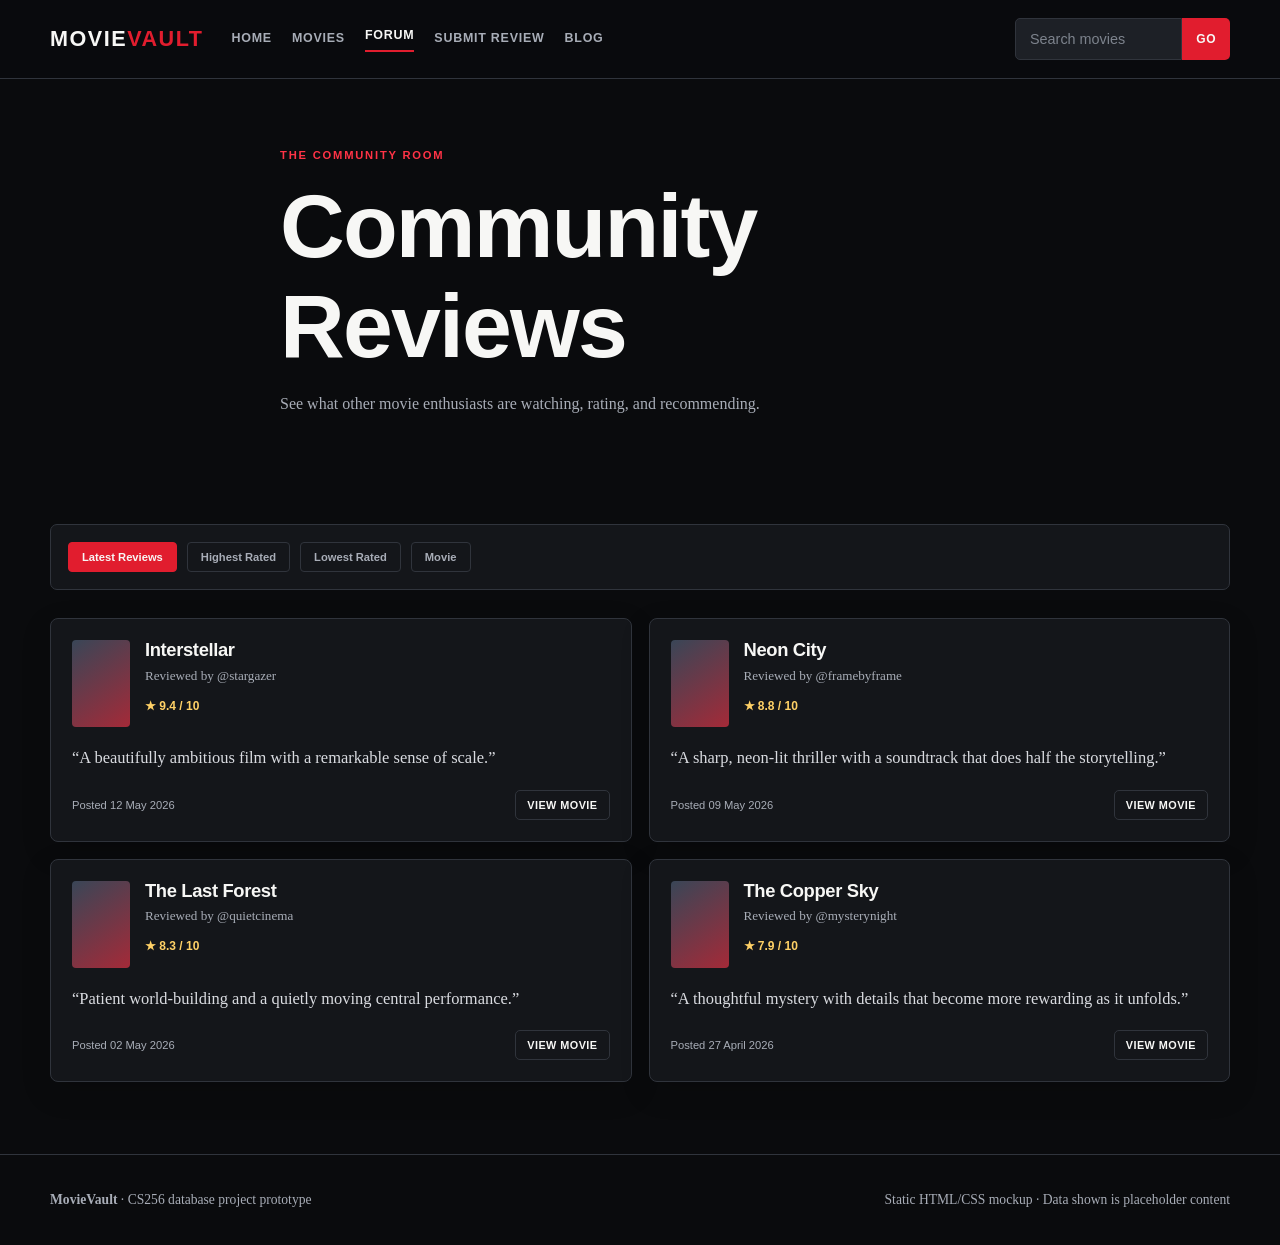
<file: html/forum.html>
<!doctype html>
<html lang="en">
<head>
	<meta charset="utf-8">
	<meta name="viewport" content="width=device-width, initial-scale=1">
	<title>Community Reviews | MovieVault</title>
	<link rel="stylesheet" href="../css/styles.css">
</head>
<body>
	<!-- Header and main navigation -->
	<header class="site-header">
		<div class="nav-wrap">
			<a class="logo" href="index.html">Movie<span>Vault</span></a>

			<nav class="main-nav" aria-label="Main navigation">
				<a href="index.html">Home</a>
				<a href="movie.html">Movies</a>
				<a href="forum.html" aria-current="page">Forum</a>
				<a href="submit-review.html">Submit Review</a>
				<a href="blog.html">Blog</a>
			</nav>

			<!-- Movie search -->
			<form class="header-search" action="#">
				<label class="visually-hidden" for="forum-search">Search movies</label>
				<input id="forum-search" type="search" placeholder="Search movies">
				<button type="submit">Go</button>
			</form>
		</div>
	</header>

	<main>
		<!-- Page introduction -->
		<div class="container page-intro">
			<p class="eyebrow">The community room</p>
			<h1>Community Reviews</h1>
			<p class="muted">
				See what other movie enthusiasts are watching, rating, and recommending.
			</p>
		</div>

		<!-- Review filters and community reviews -->
		<section class="section">
			<div class="container">
				<div class="filter-bar">
					<a href="#">Latest Reviews</a>
					<a href="#">Highest Rated</a>
					<a href="#">Lowest Rated</a>
					<a href="#">Movie</a>
				</div>

				<div class="review-grid">
					<article class="review-card">
						<div class="review-top">
							<div class="review-thumb poster-interstellar"></div>
							<div>
								<h3>Interstellar</h3>
								<p>Reviewed by @stargazer</p>
								<span class="rating">★ 9.4 / 10</span>
							</div>
						</div>
						<blockquote>
							“A beautifully ambitious film with a remarkable sense of scale.”
						</blockquote>
						<div class="review-footer">
							<span>Posted 12 May 2026</span>
							<a class="button button-secondary button-small" href="movie.html">View Movie</a>
						</div>
					</article>

					<article class="review-card">
						<div class="review-top">
							<div class="review-thumb poster-neon"></div>
							<div>
								<h3>Neon City</h3>
								<p>Reviewed by @framebyframe</p>
								<span class="rating">★ 8.8 / 10</span>
							</div>
						</div>
						<blockquote>
							“A sharp, neon-lit thriller with a soundtrack that does half the storytelling.”
						</blockquote>
						<div class="review-footer">
							<span>Posted 09 May 2026</span>
							<a class="button button-secondary button-small" href="movie.html">View Movie</a>
						</div>
					</article>

					<article class="review-card">
						<div class="review-top">
							<div class="review-thumb poster-forest"></div>
							<div>
								<h3>The Last Forest</h3>
								<p>Reviewed by @quietcinema</p>
								<span class="rating">★ 8.3 / 10</span>
							</div>
						</div>
						<blockquote>
							“Patient world-building and a quietly moving central performance.”
						</blockquote>
						<div class="review-footer">
							<span>Posted 02 May 2026</span>
							<a class="button button-secondary button-small" href="movie.html">View Movie</a>
						</div>
					</article>

					<article class="review-card">
						<div class="review-top">
							<div class="review-thumb poster-copper"></div>
							<div>
								<h3>The Copper Sky</h3>
								<p>Reviewed by @mysterynight</p>
								<span class="rating">★ 7.9 / 10</span>
							</div>
						</div>
						<blockquote>
							“A thoughtful mystery with details that become more rewarding as it unfolds.”
						</blockquote>
						<div class="review-footer">
							<span>Posted 27 April 2026</span>
							<a class="button button-secondary button-small" href="movie.html">View Movie</a>
						</div>
					</article>
				</div>
			</div>
		</section>
	</main>

	<!-- Footer -->
	<footer>
		<div class="container footer-inner">
			<p><strong>MovieVault</strong> · CS256 database project prototype</p>
			<p>Static HTML/CSS mockup · Data shown is placeholder content</p>
		</div>
	</footer>
</body>
</html>
</file>
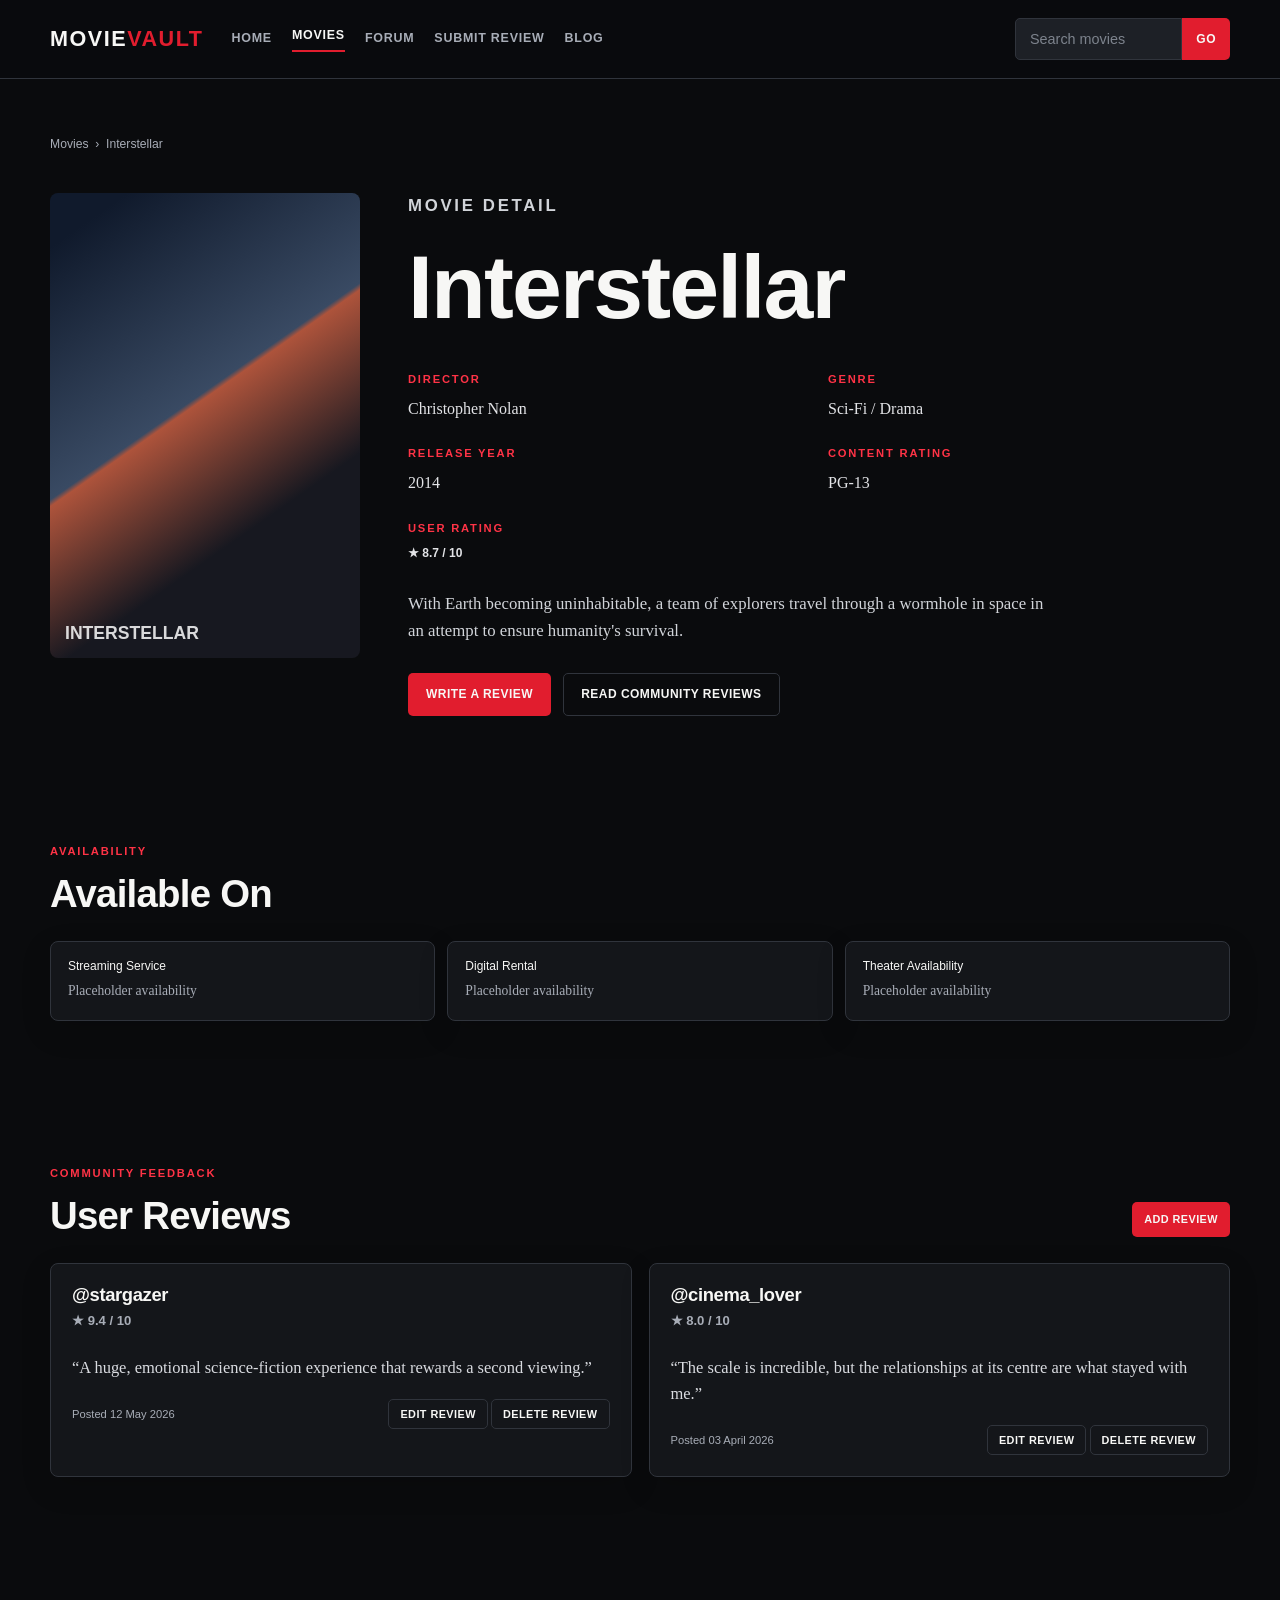
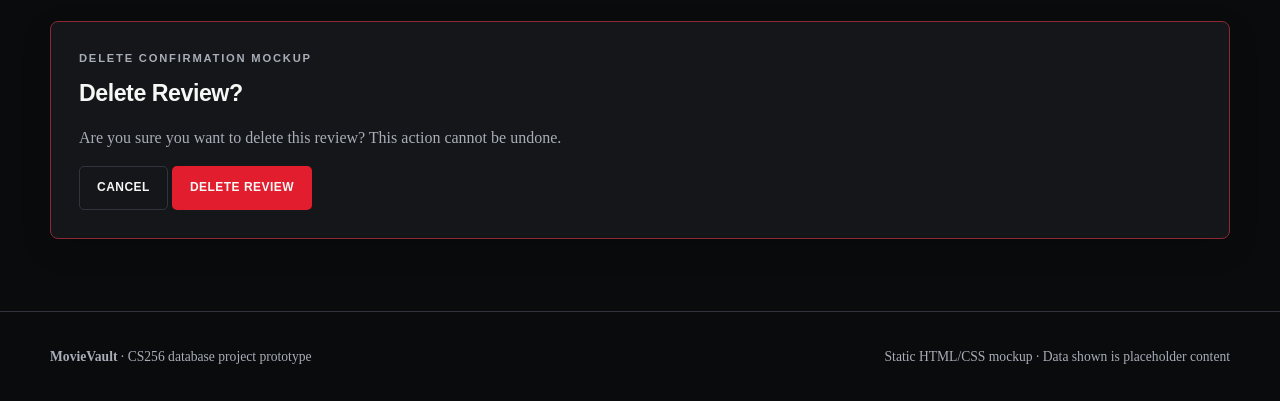
<file: html/movie.html>
<!doctype html>
<html lang="en">
<head>
	<meta charset="utf-8">
	<meta name="viewport" content="width=device-width, initial-scale=1">
	<title>Interstellar | MovieVault</title>
	<link rel="stylesheet" href="../css/styles.css">
</head>
<body>
	<!-- Header and main navigation -->
	<header class="site-header">
		<div class="nav-wrap">
			<a class="logo" href="index.html">Movie<span>Vault</span></a>

			<nav class="main-nav" aria-label="Main navigation">
				<a href="index.html">Home</a>
				<a href="movie.html" aria-current="page">Movies</a>
				<a href="forum.html">Forum</a>
				<a href="submit-review.html">Submit Review</a>
				<a href="blog.html">Blog</a>
			</nav>

			<!-- Movie search -->
			<form class="header-search" action="#">
				<label class="visually-hidden" for="movie-search">Search movies</label>
				<input id="movie-search" type="search" placeholder="Search movies">
				<button type="submit">Go</button>
			</form>
		</div>
	</header>

	<main>
		<!-- Movie details -->
		<section class="detail-hero">
			<div class="container">
				<p class="breadcrumbs">
					<a href="index.html">Movies</a> &nbsp;›&nbsp; Interstellar
				</p>

				<div class="detail-layout">
					<div class="poster detail-poster poster-interstellar">INTERSTELLAR</div>

					<div class="detail-copy">
						<p class="eyebrow">Movie detail</p>
						<h1>Interstellar</h1>

						<div class="facts">
							<div>
								<span class="label">Director</span>
								<p>Christopher Nolan</p>
							</div>
							<div>
								<span class="label">Genre</span>
								<p>Sci-Fi / Drama</p>
							</div>
							<div>
								<span class="label">Release Year</span>
								<p>2014</p>
							</div>
							<div>
								<span class="label">Content Rating</span>
								<p>PG-13</p>
							</div>
							<div>
								<span class="label">User Rating</span>
								<p class="rating">★ 8.7 / 10</p>
							</div>
						</div>

						<p>
							With Earth becoming uninhabitable, a team of explorers travel through a
							wormhole in space in an attempt to ensure humanity's survival.
						</p>

						<div class="hero-actions">
							<a class="button" href="submit-review.html">Write a Review</a>
							<a class="button button-secondary" href="forum.html">Read Community Reviews</a>
						</div>
					</div>
				</div>
			</div>
		</section>

		<!-- Availability -->
		<section class="section">
			<div class="container">
				<div class="section-heading">
					<div>
						<p class="eyebrow">Availability</p>
						<h2>Available On</h2>
					</div>
				</div>

				<div class="availability">
					<article class="availability-card">
						<strong>Streaming Service</strong>
						<span>Placeholder availability</span>
					</article>
					<article class="availability-card">
						<strong>Digital Rental</strong>
						<span>Placeholder availability</span>
					</article>
					<article class="availability-card">
						<strong>Theater Availability</strong>
						<span>Placeholder availability</span>
					</article>
				</div>
			</div>
		</section>

		<!-- User reviews -->
		<section class="section">
			<div class="container">
				<div class="section-heading">
					<div>
						<p class="eyebrow">Community feedback</p>
						<h2>User Reviews</h2>
					</div>
					<a class="button button-small" href="submit-review.html">Add Review</a>
				</div>

				<div class="review-grid">
					<article class="review-card">
						<div class="review-top">
							<div>
								<h3>@stargazer</h3>
								<p class="rating">★ 9.4 / 10</p>
							</div>
						</div>
						<blockquote>
							“A huge, emotional science-fiction experience that rewards a second viewing.”
						</blockquote>
						<div class="review-footer">
							<span>Posted 12 May 2026</span>
							<span>
								<a class="button button-secondary button-small" href="#">Edit Review</a>
								<a class="button button-secondary button-small" href="#">Delete Review</a>
							</span>
						</div>
					</article>

					<article class="review-card">
						<div class="review-top">
							<div>
								<h3>@cinema_lover</h3>
								<p class="rating">★ 8.0 / 10</p>
							</div>
						</div>
						<blockquote>
							“The scale is incredible, but the relationships at its centre are what stayed with me.”
						</blockquote>
						<div class="review-footer">
							<span>Posted 03 April 2026</span>
							<span>
								<a class="button button-secondary button-small" href="#">Edit Review</a>
								<a class="button button-secondary button-small" href="#">Delete Review</a>
							</span>
						</div>
					</article>
				</div>
			</div>
		</section>

		<!-- Delete confirmation mockup -->
		<section class="section">
			<div class="container">
				<article class="state-card delete-demo">
					<p class="eyebrow">Delete confirmation mockup</p>
					<h2>Delete Review?</h2>
					<p>Are you sure you want to delete this review? This action cannot be undone.</p>
					<a class="button button-secondary" href="#">Cancel</a>
					<a class="button" href="#">Delete Review</a>
				</article>
			</div>
		</section>
	</main>

	<!-- Footer -->
	<footer>
		<div class="container footer-inner">
			<p><strong>MovieVault</strong> · CS256 database project prototype</p>
			<p>Static HTML/CSS mockup · Data shown is placeholder content</p>
		</div>
	</footer>
</body>
</html>
</file>
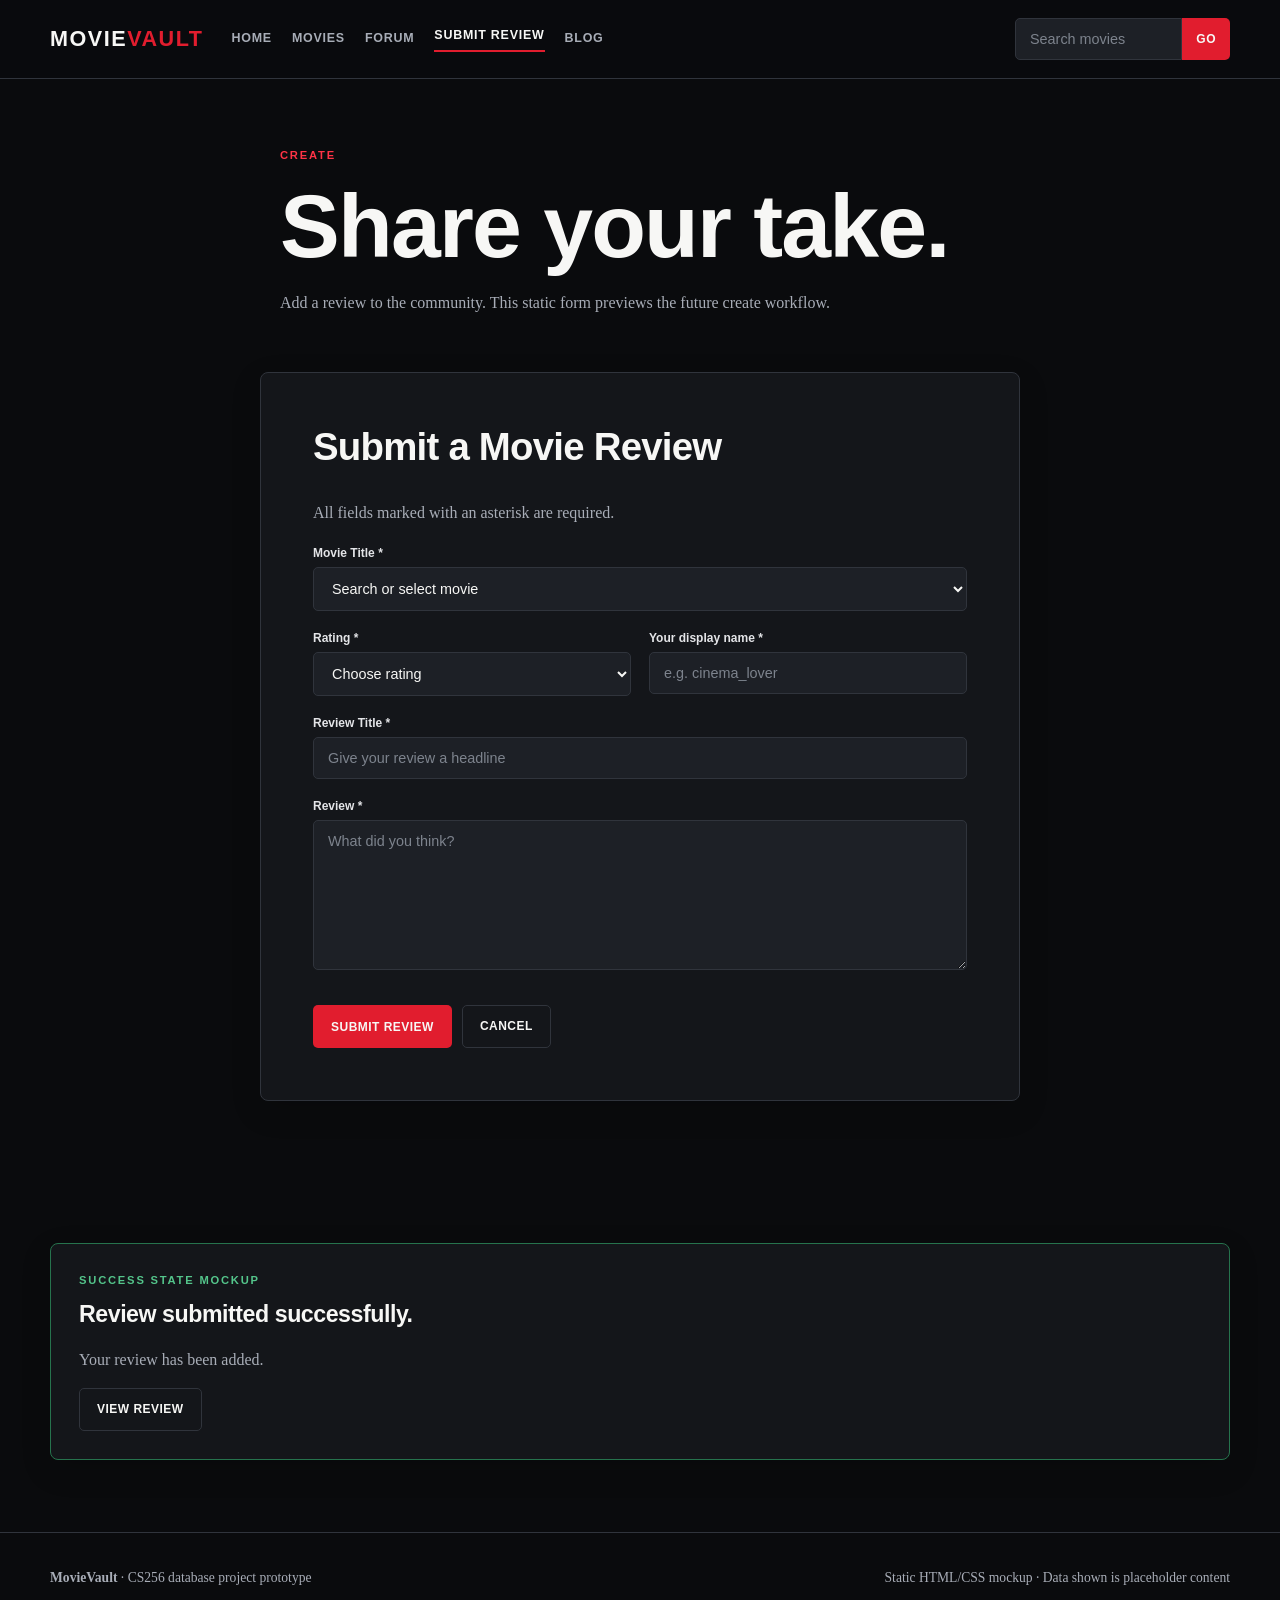
<file: html/submit-review.html>
<!doctype html>
<html lang="en">
<head>
	<meta charset="utf-8">
	<meta name="viewport" content="width=device-width, initial-scale=1">
	<title>Submit a Review | MovieVault</title>
	<link rel="stylesheet" href="../css/styles.css">
</head>
<body>
	<!-- Header and main navigation -->
	<header class="site-header">
		<div class="nav-wrap">
			<a class="logo" href="index.html">Movie<span>Vault</span></a>

			<nav class="main-nav" aria-label="Main navigation">
				<a href="index.html">Home</a>
				<a href="movie.html">Movies</a>
				<a href="forum.html">Forum</a>
				<a href="submit-review.html" aria-current="page">Submit Review</a>
				<a href="blog.html">Blog</a>
			</nav>

			<!-- Movie search -->
			<form class="header-search" action="#">
				<label class="visually-hidden" for="submit-search">Search movies</label>
				<input id="submit-search" type="search" placeholder="Search movies">
				<button type="submit">Go</button>
			</form>
		</div>
	</header>

	<main>
		<!-- Page introduction -->
		<div class="container page-intro">
			<p class="eyebrow">Create</p>
			<h1>Share your take.</h1>
			<p class="muted">
				Add a review to the community. This static form previews the future create workflow.
			</p>
		</div>

		<!-- Review submission form -->
		<div class="container">
			<form class="form-card" action="#">
				<h2>Submit a Movie Review</h2>
				<p>All fields marked with an asterisk are required.</p>

				<div class="field">
					<label for="movie-title">Movie Title *</label>
					<select id="movie-title" required>
						<option value="">Search or select movie</option>
						<option>Interstellar</option>
						<option>The Copper Sky</option>
						<option>Neon City</option>
						<option>After the Moon</option>
					</select>
				</div>

				<div class="form-row">
					<div class="field">
						<label for="rating">Rating *</label>
						<select id="rating" required>
							<option value="">Choose rating</option>
							<option>10 / 10</option>
							<option>9 / 10</option>
							<option>8 / 10</option>
							<option>7 / 10</option>
							<option>6 / 10</option>
							<option>5 / 10</option>
							<option>4 / 10</option>
							<option>3 / 10</option>
							<option>2 / 10</option>
							<option>1 / 10</option>
						</select>
					</div>

					<div class="field">
						<label for="reviewer">Your display name *</label>
						<input id="reviewer" type="text" placeholder="e.g. cinema_lover" required>
					</div>
				</div>

				<div class="field">
					<label for="review-title">Review Title *</label>
					<input id="review-title" type="text" placeholder="Give your review a headline" required>
				</div>

				<div class="field">
					<label for="review">Review *</label>
					<textarea id="review" placeholder="What did you think?" required></textarea>
				</div>

				<div class="form-actions">
					<button type="submit">Submit Review</button>
					<a class="button button-secondary" href="index.html">Cancel</a>
				</div>
			</form>
		</div>

		<!-- Review submission success state -->
		<section class="section">
			<div class="container">
				<article class="state-card success">
					<p class="eyebrow">Success state mockup</p>
					<h2>Review submitted successfully.</h2>
					<p>Your review has been added.</p>
					<a class="button button-secondary" href="movie.html">View Review</a>
				</article>
			</div>
		</section>
	</main>

	<!-- Footer -->
	<footer>
		<div class="container footer-inner">
			<p><strong>MovieVault</strong> · CS256 database project prototype</p>
			<p>Static HTML/CSS mockup · Data shown is placeholder content</p>
		</div>
	</footer>
</body>
</html>
</file>
<file: css/styles.css>
:root {
  --background: #0a0b0d;
  --surface: #14161a;
  --surface-light: #1d2026;
  --primary: #e11d2e;
  --primary-hover: #ff3346;
  --text: #f7f7f5;
  --text-muted: #a8adb7;
  --border: #30343c;
  --success: #54c58b;
  --max-width: 1180px;
}

* { box-sizing: border-box; }

html { scroll-behavior: smooth; }

body {
  margin: 0;
  color: var(--text);
  background: var(--background);
  font: 16px/1.6 Georgia, 'Times New Roman', serif;
}

h1, h2, h3, p { margin-top: 0; }
h1, h2, h3, nav, button, input, select, textarea, .button, .eyebrow, .label, .meta, .rating, .badge { font-family: Verdana, Geneva, sans-serif; }
h1, h2, h3 { line-height: 1.12; letter-spacing: -0.02em; }
h1 { font-size: clamp(2.6rem, 7vw, 5.8rem); max-width: 760px; }
h2 { font-size: clamp(1.8rem, 3vw, 2.7rem); }
h3 { font-size: 1.15rem; }
a { color: inherit; }

.visually-hidden { position: absolute; width: 1px; height: 1px; padding: 0; margin: -1px; overflow: hidden; clip: rect(0, 0, 0, 0); white-space: nowrap; border: 0; }

.site-header { border-bottom: 1px solid var(--border); background: rgba(10, 11, 13, .96); }
.nav-wrap { width: min(100% - 40px, var(--max-width)); margin: auto; display: flex; align-items: center; gap: 28px; min-height: 78px; flex-wrap: wrap; padding: 14px 0; }
.logo { color: var(--text); text-decoration: none; font: 800 1.35rem/1 Verdana, sans-serif; letter-spacing: .07em; text-transform: uppercase; white-space: nowrap; }
.logo span { color: var(--primary); }
.main-nav { display: flex; gap: 20px; align-items: center; flex: 1; flex-wrap: wrap; }
.main-nav a { color: var(--text-muted); text-decoration: none; font-size: .78rem; font-weight: bold; letter-spacing: .06em; text-transform: uppercase; }
.main-nav a:hover, .main-nav a[aria-current="page"] { color: var(--text); }
.main-nav a[aria-current="page"] { border-bottom: 2px solid var(--primary); padding-bottom: 4px; }
.header-search { display: flex; width: min(100%, 215px); }
.header-search input { min-width: 0; width: 100%; border-radius: 5px 0 0 5px; }
.header-search button { border-radius: 0 5px 5px 0; padding-inline: 13px; }

main { min-height: 70vh; }
.container { width: min(100% - 40px, var(--max-width)); margin: auto; }
.section { padding: 72px 0; }
.section-heading { display: flex; justify-content: space-between; align-items: end; gap: 20px; margin-bottom: 26px; }
.section-heading h2 { margin-bottom: 0; }
.eyebrow, .label { color: var(--primary-hover); font-size: .7rem; font-weight: bold; letter-spacing: .16em; text-transform: uppercase; }
.muted { color: var(--text-muted); }
.page-intro { max-width: 720px; padding: 68px 0 20px; }
.page-intro h1 { margin-bottom: 14px; }

.hero { min-height: 610px; display: flex; align-items: end; background: radial-gradient(circle at 78% 30%, rgba(225, 29, 46, .2), transparent 34%), linear-gradient(100deg, var(--background) 30%, rgba(10,11,13,.75) 61%, rgba(10,11,13,.3)), repeating-linear-gradient(110deg, #11151a 0 2px, #0b0d10 2px 7px); }
.hero-content { padding: 100px 0 84px; }
.hero h1 { margin-bottom: 22px; }
.hero p { max-width: 580px; color: #d1d4d9; font-size: 1.12rem; }
.hero-actions { display: flex; gap: 12px; align-items: center; flex-wrap: wrap; margin-top: 28px; }
.hero-search { display: flex; width: min(100%, 490px); }

input, select, textarea { width: 100%; color: var(--text); background: var(--surface-light); border: 1px solid var(--border); border-radius: 5px; padding: 12px 14px; font-size: .9rem; }
input::placeholder, textarea::placeholder { color: #7d838d; }
textarea { min-height: 150px; resize: vertical; }
button, .button { display: inline-block; border: 1px solid transparent; border-radius: 5px; padding: 11px 17px; color: var(--text); background: var(--primary); cursor: pointer; font-size: .75rem; font-weight: bold; letter-spacing: .04em; text-decoration: none; text-transform: uppercase; }
button:hover, .button:hover { background: var(--primary-hover); }
.button-secondary { background: transparent; border-color: var(--border); }
.button-secondary:hover { background: var(--surface-light); border-color: #646b77; }
.button-small { padding: 8px 11px; font-size: .68rem; }

.genre-list { display: flex; flex-wrap: wrap; gap: 10px; }
.genre-list a { padding: 9px 17px; color: var(--text-muted); background: var(--surface); border: 1px solid var(--border); border-radius: 999px; font: bold .75rem Verdana, sans-serif; text-decoration: none; }
.genre-list a:hover { color: var(--text); border-color: var(--primary); }
.movie-grid { display: grid; grid-template-columns: repeat(6, 1fr); gap: 16px; }
.movie-card, .article-card, .review-card, .state-card, .ranked-list, .availability-card, .form-card { background: var(--surface); border: 1px solid var(--border); border-radius: 8px; box-shadow: 0 10px 30px rgba(0,0,0,.15); }
.movie-card { overflow: hidden; }
.poster { aspect-ratio: 2 / 3; display: flex; align-items: end; padding: 15px; color: rgba(255,255,255,.84); background: linear-gradient(145deg, #252b35, #13161c 58%, #6d1723); font: bold 1.1rem/1.1 Verdana, sans-serif; }
.poster-wide { aspect-ratio: 16 / 9; align-items: center; justify-content: center; background: linear-gradient(130deg, #2b3442, #191c24 48%, #841b29); text-align: center; }
.poster-interstellar { background: linear-gradient(145deg, #101a2c 8%, #394a63 45%, #ad533b 46%, #171820 70%); }
.poster-copper { background: linear-gradient(145deg, #462517, #b45c32 48%, #13161d 49%); }
.poster-moon { background: linear-gradient(145deg, #777c88, #252c3b 52%, #0d1017 53%); }
.poster-neon { background: linear-gradient(145deg, #29244d, #ad2851 48%, #191a27 49%); }
.poster-forest { background: linear-gradient(145deg, #233b32, #8a763d 48%, #101715 49%); }
.poster-card { background: linear-gradient(145deg, #513d55, #d04d4d 48%, #15131d 49%); }
.movie-info { padding: 15px; }
.movie-info h3 { margin-bottom: 7px; }
.movie-info p { margin-bottom: 9px; color: var(--text-muted); font-size: .82rem; }
.card-meta { display: flex; justify-content: space-between; gap: 8px; color: var(--text-muted); font: .7rem Verdana, sans-serif; }
.rating { color: #ffd166; font-size: .75rem; font-weight: bold; }

.split-section { display: grid; grid-template-columns: 1.25fr .75fr; gap: 28px; align-items: start; }
.ranked-list { padding: 11px 22px; list-style: none; }
.ranked-list li { display: flex; align-items: center; gap: 17px; padding: 17px 0; border-bottom: 1px solid var(--border); }
.ranked-list li:last-child { border-bottom: 0; }
.rank { color: var(--primary); font: bold 1.25rem Verdana, sans-serif; }
.ranked-list strong { flex: 1; }
.ranked-list span:last-child { color: #ffd166; font: bold .85rem Verdana, sans-serif; }

.filter-bar { display: flex; flex-wrap: wrap; gap: 10px; padding: 17px; margin-bottom: 28px; background: var(--surface); border: 1px solid var(--border); border-radius: 7px; }
.filter-bar a { padding: 8px 13px; color: var(--text-muted); border: 1px solid var(--border); border-radius: 4px; font: bold .7rem Verdana, sans-serif; text-decoration: none; }
.filter-bar a:first-child, .filter-bar a:hover { color: var(--text); background: var(--primary); border-color: var(--primary); }
.review-grid { display: grid; grid-template-columns: repeat(2, 1fr); gap: 17px; }
.review-card { padding: 21px; }
.review-top { display: flex; align-items: start; gap: 15px; }
.review-thumb { flex: 0 0 58px; aspect-ratio: 2 / 3; border-radius: 4px; background: linear-gradient(145deg, #394657, #a42a38); }
.review-top h3 { margin-bottom: 4px; }
.review-top p { margin-bottom: 6px; color: var(--text-muted); font-size: .82rem; }
.review-card blockquote { margin: 18px 0; color: #d9dbe0; font-size: 1.03rem; }
.review-footer { display: flex; justify-content: space-between; align-items: center; gap: 12px; color: var(--text-muted); font: .7rem Verdana, sans-serif; }

.detail-hero { padding: 58px 0 0; }
.breadcrumbs { color: var(--text-muted); font: .76rem Verdana, sans-serif; }
.breadcrumbs a { color: var(--text-muted); text-decoration: none; }
.detail-layout { display: grid; grid-template-columns: 310px 1fr; gap: 48px; padding: 30px 0 55px; }
.detail-poster { aspect-ratio: 2 / 3; border-radius: 8px; }
.detail-copy h1 { margin: 4px 0 20px; }
.detail-copy > p { max-width: 650px; color: #d1d4d9; font-size: 1.05rem; }
.facts { display: grid; grid-template-columns: repeat(2, minmax(130px, 1fr)); gap: 18px; margin: 28px 0; }
.facts p { margin: 5px 0 0; color: #e2e3e6; }
.availability { display: grid; grid-template-columns: repeat(3, 1fr); gap: 12px; margin-top: 22px; }
.availability-card { padding: 17px; }
.availability-card strong { display: block; margin-bottom: 4px; font: .75rem Verdana, sans-serif; }
.availability-card span { color: var(--text-muted); font-size: .85rem; }

.articles-grid { display: grid; grid-template-columns: repeat(3, 1fr); gap: 18px; }
.article-card { overflow: hidden; }
.article-card .movie-info { padding: 20px; }
.article-card h2 { font-size: 1.35rem; }
.article-card p { color: var(--text-muted); }
.article-meta { color: var(--primary-hover); font: bold .68rem Verdana, sans-serif; letter-spacing: .08em; text-transform: uppercase; }

.form-card { max-width: 760px; margin: 20px auto 70px; padding: clamp(24px, 5vw, 52px); }
.form-card h1 { font-size: clamp(2rem, 5vw, 3.5rem); }
.form-card > p { color: var(--text-muted); }
.form-row { display: grid; grid-template-columns: 1fr 1fr; gap: 18px; }
.field { margin-top: 20px; }
.field label { display: block; margin-bottom: 7px; color: #e4e5e8; font: bold .75rem Verdana, sans-serif; }
.form-actions { display: flex; gap: 10px; margin-top: 28px; }

.state-grid { display: grid; grid-template-columns: repeat(2, 1fr); gap: 18px; margin: 10px 0 70px; }
.state-card { padding: 28px; }
.state-card h2 { font-size: 1.45rem; }
.state-card p { color: var(--text-muted); }
.state-card.success { border-color: #26734d; }
.state-card.success .eyebrow { color: var(--success); }
.state-card.danger { border-color: #8b2a35; }
.delete-demo { border-color: #8b2a35; }

footer { padding: 34px 0; border-top: 1px solid var(--border); color: var(--text-muted); }
.footer-inner { display: flex; justify-content: space-between; gap: 20px; flex-wrap: wrap; }
.footer-inner p { margin: 0; font-size: .85rem; }

:focus-visible { outline: 3px solid #ffbd69; outline-offset: 3px; }

@media (max-width: 980px) {
  .movie-grid { grid-template-columns: repeat(3, 1fr); }
  .nav-wrap { gap: 18px; }
  .header-search { margin-left: auto; }
}

@media (max-width: 700px) {
  .container, .nav-wrap { width: min(100% - 28px, var(--max-width)); }
  .main-nav { order: 3; flex-basis: 100%; gap: 14px; }
  .header-search { width: 190px; }
  .hero { min-height: 570px; }
  .section { padding: 52px 0; }
  .movie-grid, .review-grid, .articles-grid, .state-grid { grid-template-columns: repeat(2, 1fr); }
  .split-section, .detail-layout { grid-template-columns: 1fr; }
  .detail-poster { width: min(100%, 280px); }
  .availability { grid-template-columns: 1fr; }
}

@media (max-width: 470px) {
  .header-search { order: 2; width: 100%; }
  .movie-grid, .review-grid, .articles-grid, .state-grid, .form-row { grid-template-columns: 1fr; }
  .hero-content { padding: 74px 0; }
  h1 { font-size: 2.7rem; }
  .facts { grid-template-columns: 1fr; }
}
</file>
<file: static/brand.css>
:root {
  --ink: #18333d;
  --paper: #faf8f0;
  --brand: #185f6a;
  --accent: #e4b85c;
}

* {
  box-sizing: border-box;
}

body {
  margin: 0;
  color: var(--ink);
  background: var(--paper);
  font: 1rem/1.6 system-ui, sans-serif;
}

main, header {
  width: min(100%, 68rem);
  margin-inline: auto;
  padding: 1rem clamp(1rem, 4vw, 2rem);
}

h1 {
  line-height: 1.15;
  font-size: clamp(2rem, 5vw, 3.5rem);
}

a {
  color: var(--brand);
}

.cards {
  display: grid;
  grid-template-columns: repeat(auto-fit, minmax(min(100%, 16rem), 1fr));
  gap: 1rem;
}

.card {
  border: 1px solid #a7bbc0;
  border-radius: .6rem;
  padding: 1.2rem;
  background: white;
}

:focus-visible {
  outline: 3px solid var(--brand);
  outline-offset: 3px;
}
</file>
